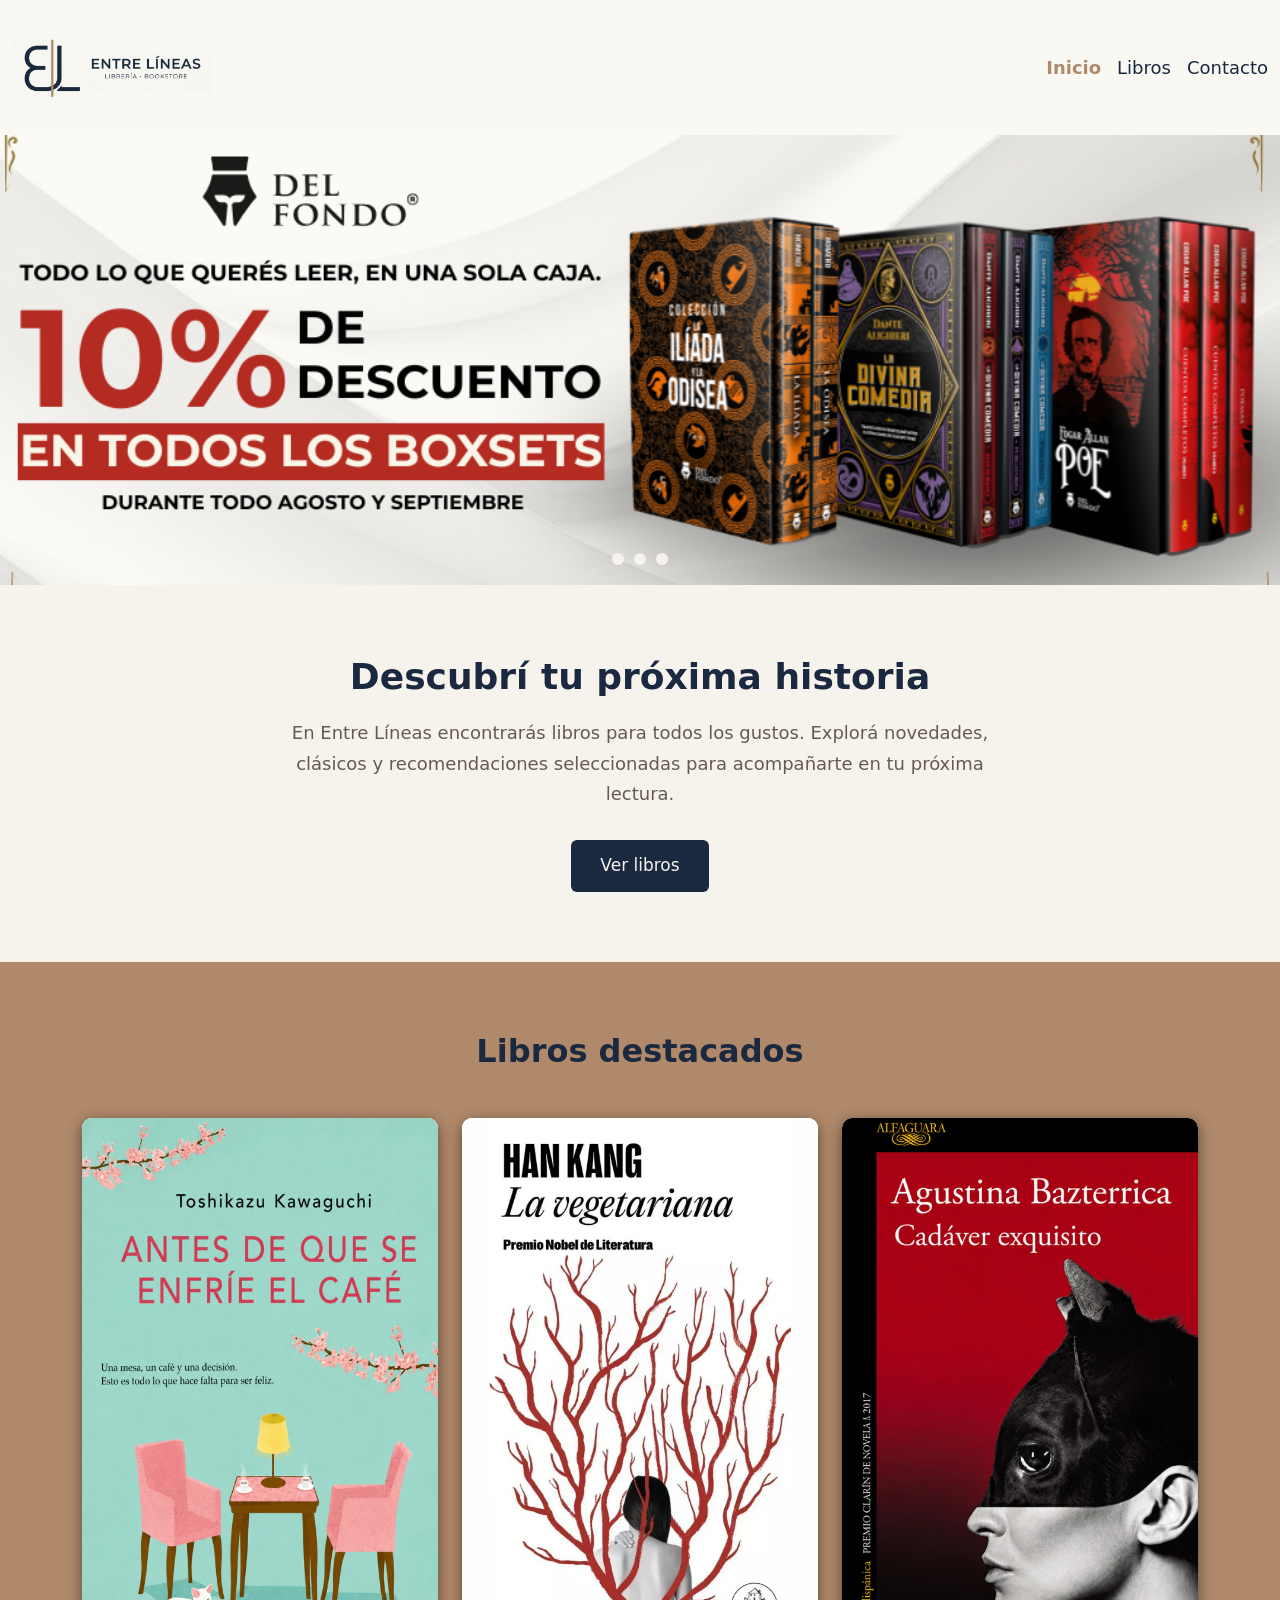
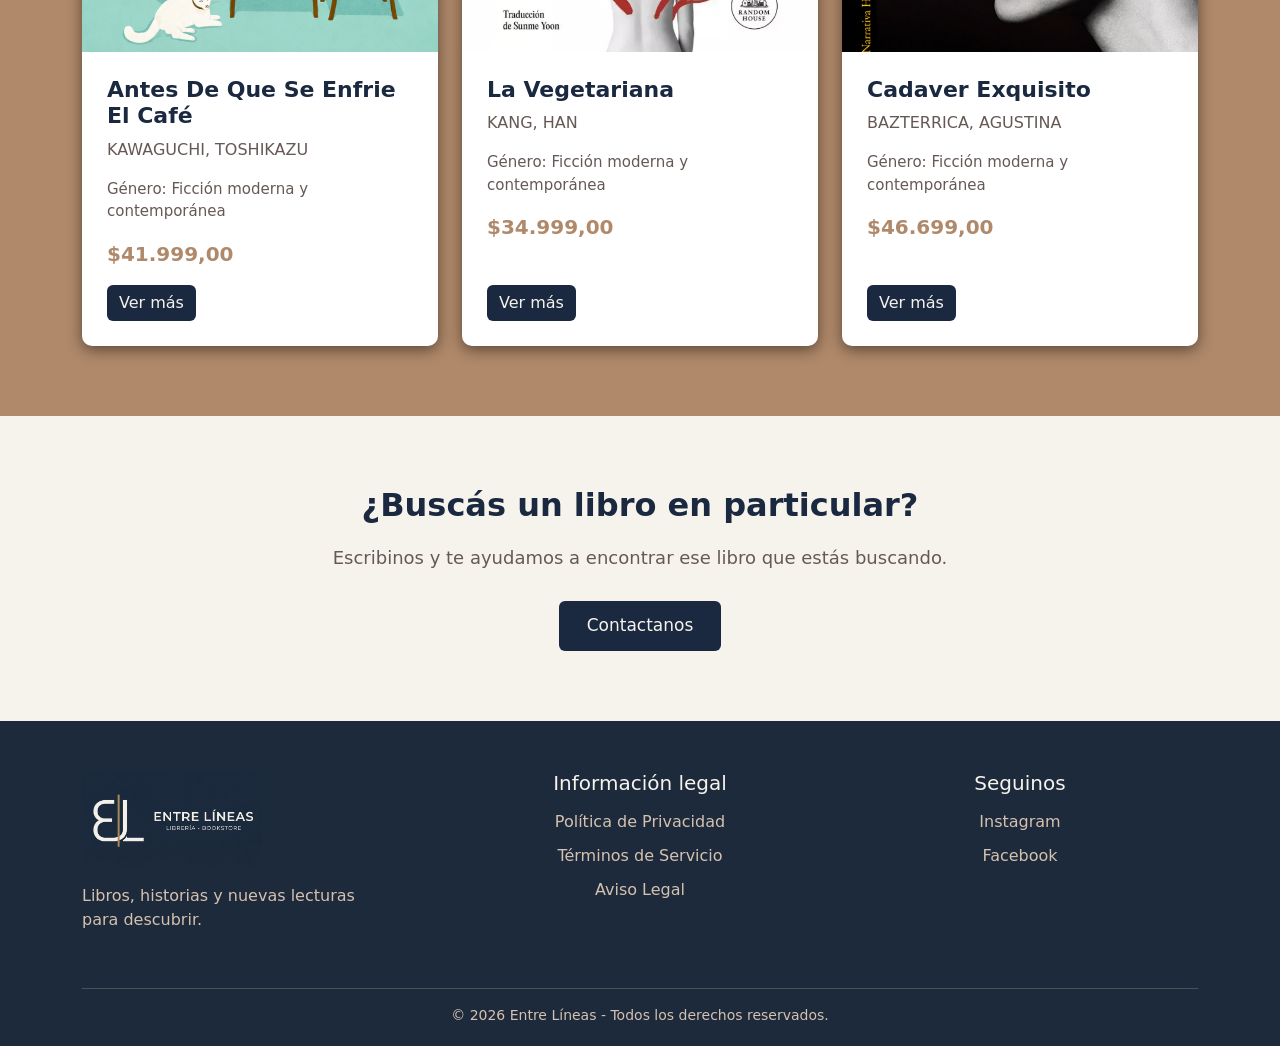
<file: index.html>
<!DOCTYPE html>
<html lang="es_AR">
<head>
    <meta charset="UTF-8">
    <meta name="viewport" content="width=device-width, initial-scale=1.0">
    <meta name="author" content="Ana Paula Soler">
    <meta name="description" content="pagina web ficticia de venta de libros">
    <link rel="icon" type="image/png" href="./img/favicon.png">
    <link href="https://cdn.jsdelivr.net/npm/bootstrap@5.3.8/dist/css/bootstrap.min.css" rel="stylesheet" integrity="sha384-sRIl4kxILFvY47J16cr9ZwB07vP4J8+LH7qKQnuqkuIAvNWLzeN8tE5YBujZqJLB" crossorigin="anonymous">
    <link rel="stylesheet" href="./css/index.css">

    <title>Entre Líneas</title>
    
</head>

<body>
    <header>
<!-- NAVBAR -->
        <nav class="navbar bg-body-tertiary">

            <div class="container-fluid d-flex flex-column flex-md-row">

                <a class="navbar-brand" href="index.html">
                    <img src="./img/logo1.png"
                        alt="Logo Entre Líneas">
                </a>

                <ul class="navbar-nav flex-row gap-3">

                    <li class="nav-item">
                        <a class="nav-link active" aria-current="page" href="index.html">
                            Inicio
                        </a>
                    </li>

                    <li class="nav-item">
                        <a class="nav-link" href="paginas/libros.html">
                            Libros
                        </a>
                    </li>

                    <li class="nav-item">
                        <a class="nav-link" href="paginas/contacto.html">
                            Contacto
                        </a>
                    </li>
                </ul>
            </div>
        </nav>        
    </header>
    <main>
<!-- CAROUSEL -->
    <section class="carousel-libros">

        <input type="radio" name="carousel" id="slide1" checked>
        <input type="radio" name="carousel" id="slide2">
        <input type="radio" name="carousel" id="slide3">

        <div class="carousel-contenedor">

            <div class="carousel-slide slide-1">
                <img src="./img/publicidad1.png"
                     alt="Publicidad de libros">
            </div>

            <div class="carousel-slide slide-2">
                <img src="./img/publicidad2.jpg"
                     alt="Publicidad de editorial">
            </div>

            <div class="carousel-slide slide-3">
                <img src="./img/publicidad3.png"
                     alt="Novedades editoriales">
            </div>

        </div>

        <div class="carousel-indicadores">

            <label for="slide1"></label>
            <label for="slide2"></label>
            <label for="slide3"></label>

        </div>

    </section>
<!-- BIENVENIDA -->
    <section class="bienvenida">
    <div class="container text-center">

        <h1>Descubrí tu próxima historia</h1>

        <p>
            En Entre Líneas encontrarás libros para todos los gustos.
            Explorá novedades, clásicos y recomendaciones seleccionadas
            para acompañarte en tu próxima lectura.
        </p>

        <a class="btn btn-libros" href="paginas/libros.html">
            Ver libros
        </a>

    </div>
    </section>
<!-- CARDS -->
<section class="libros-destacados">

    <div class="container">

        <h2 class="text-center mb-5">
            Libros destacados
        </h2>

        <div class="row g-4">

            <div class="col-12 col-md-4">

                <div class="card libro-card h-100">

                    <img src="./img/libro1.png"
                         class="card-img-top"
                         alt="Portada del libro 1">

                    <div class="card-body">

                        <h3 class="card-title">
                            Antes De Que Se Enfrie El Café
                        </h3>

                        <p class="autor-libro">
                            KAWAGUCHI, TOSHIKAZU
                        </p>

                        <p class="genero-libro">
                            Género: Ficción moderna y contemporánea
                        </p>

                        <p class="precio-libro">
                            $41.999,00
                        </p>

                        <a href="./paginas/libro1.html"
                           class="btn btn-libro-card">
                            Ver más
                        </a>

                    </div>

                </div>

            </div>


            <div class="col-12 col-md-4">

                <div class="card libro-card h-100">

                    <img src="./img/libro2.png"
                         class="card-img-top"
                         alt="Portada del libro 2">

                    <div class="card-body">

                        <h3 class="card-title">
                            La Vegetariana
                        </h3>

                        <p class="autor-libro">
                            KANG, HAN
                        </p>

                        <p class="genero-libro">
                            Género: Ficción moderna y contemporánea
                        </p>

                        <p class="precio-libro">
                            $34.999,00
                        </p>

                        <a href="./paginas/libro2.html"
                           class="btn btn-libro-card">
                            Ver más
                        </a>

                    </div>

                </div>

            </div>


            <div class="col-12 col-md-4">

                <div class="card libro-card h-100">

                    <img src="./img/libro3.png"
                         class="card-img-top"
                         alt="Portada del libro 3">

                    <div class="card-body">

                        <h3 class="card-title">
                            Cadaver Exquisito
                        </h3>

                        <p class="autor-libro">
                            BAZTERRICA, AGUSTINA
                        </p>

                        <p class="genero-libro">
                            Género: Ficción moderna y contemporánea
                        </p>

                        <p class="precio-libro">
                            $46.699,00
                        </p>

                        <a href="./paginas/libro3.html"
                           class="btn btn-libro-card">
                            Ver más
                        </a>

                    </div>

                </div>

            </div>

        </div>

    </div>

</section>

<!-- CONTACTO -->

<section class="contacto-inicio">

    <div class="container text-center">

        <h2>¿Buscás un libro en particular?</h2>

        <p>
            Escribinos y te ayudamos a encontrar ese libro
            que estás buscando.
        </p>

        <a class="btn btn-contacto" href="paginas/contacto.html">
            Contactanos
        </a>

    </div>

</section>
 
</main>

<footer class="footer">

    <div class="container">

        <div class="row gy-4 align-items-start">

            <div class="col-12 col-md-4">

                <a href="index.html" class="footer-logo-link">
                    <img src="./img/logo2.jpg"
                         alt="Logo Entre Líneas"
                         class="footer-logo">
                </a>

                <p class="footer-descripcion">
                    Libros, historias y nuevas lecturas para descubrir.
                </p>

            </div>

            <div class="col-12 col-md-4">

                <h3>Información legal</h3>

                <ul class="footer-links">

                    <li>
                        <a href="./paginas/pagina404.html">
                            Política de Privacidad
                        </a>
                    </li>

                    <li>
                        <a href="./paginas/pagina404.html">
                            Términos de Servicio
                        </a>
                    </li>

                    <li>
                        <a href="./paginas/pagina404.html">
                            Aviso Legal
                        </a>
                    </li>

                </ul>

            </div>

            <div class="col-12 col-md-4 footer-redes">

                <h3>Seguinos</h3>

                <ul class="footer-links">

                    <li>
                        <a href="https://www.instagram.com/"
                           target="_blank">
                            Instagram
                        </a>
                    </li>

                    <li>
                        <a href="https://www.facebook.com/"
                           target="_blank">
                            Facebook
                        </a>
                    </li>

                </ul>

            </div>

        </div>

        <hr>

        <p class="footer-copyright text-center">
            © 2026 Entre Líneas - Todos los derechos reservados.
        </p>

    </div>

</footer>
</body>
</html>
</file>
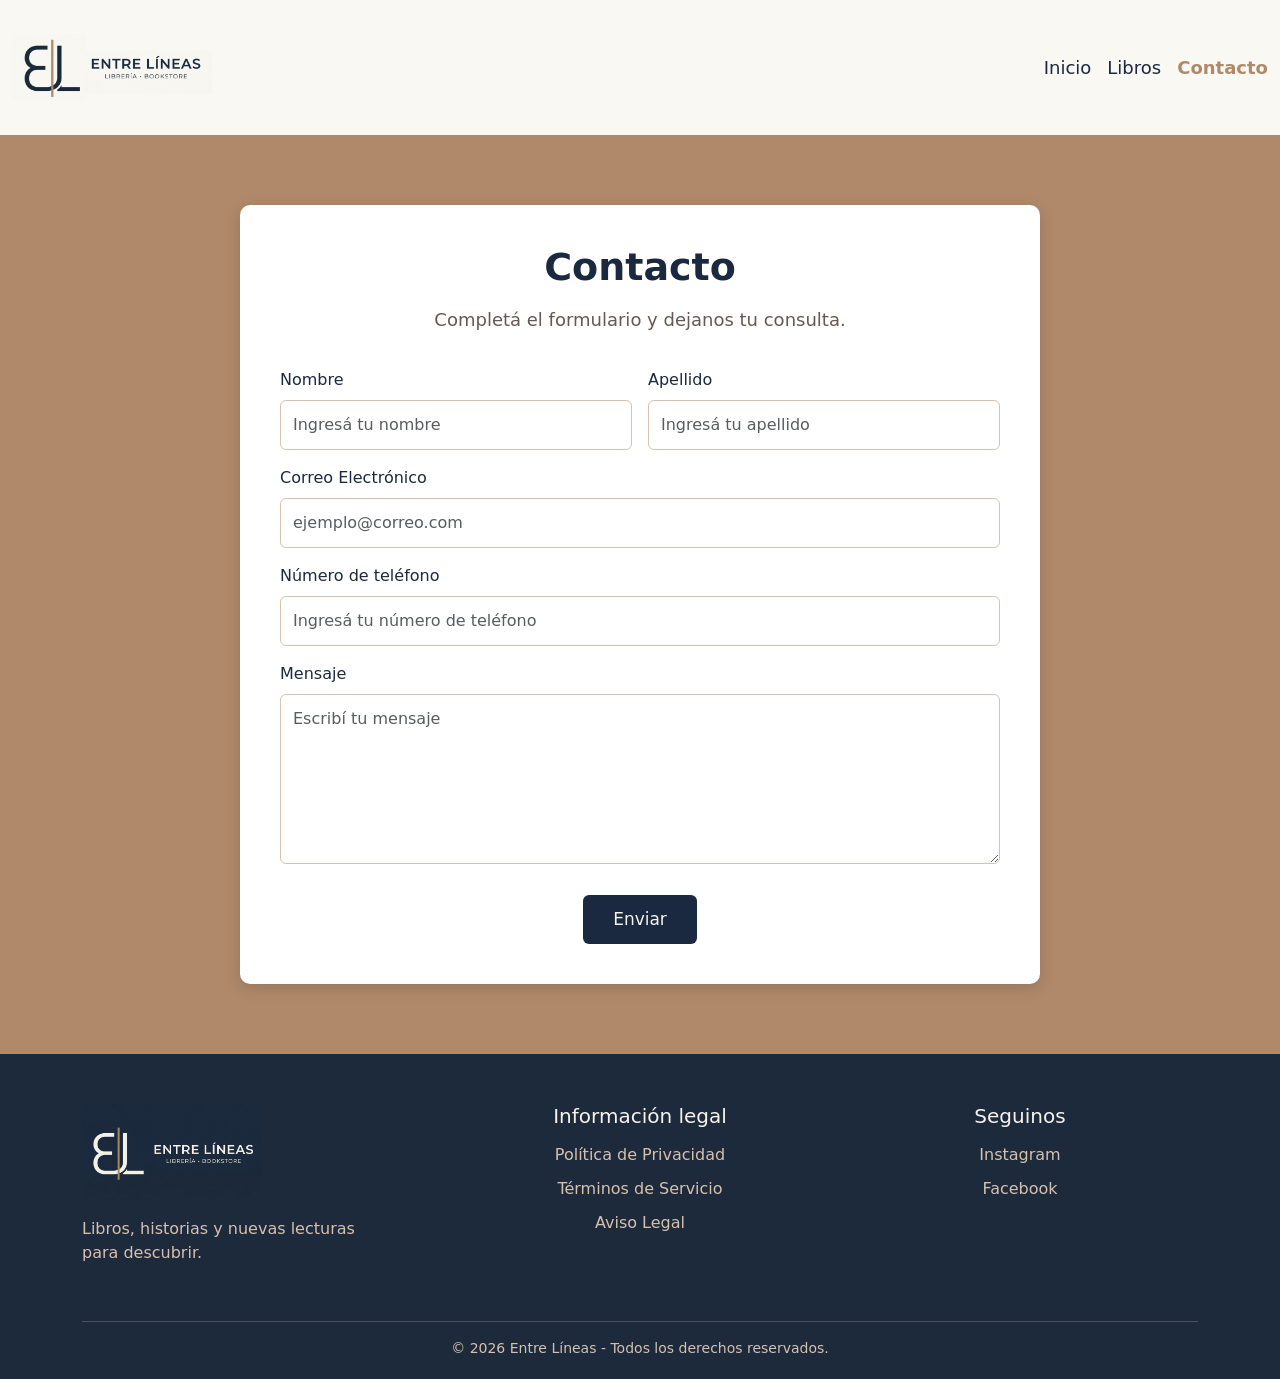
<file: paginas/contacto.html>
<!DOCTYPE html>

<html lang="es_AR">

<head>

    <meta charset="UTF-8">

    <meta name="viewport" content="width=device-width, initial-scale=1.0">

    <meta name="author" content="Ana Paula Soler">

    <meta name="description" content="Página de contacto de Entre Líneas">

    <link rel="icon" type="image/png" href="../img/favicon.png">

    <link href="https://cdn.jsdelivr.net/npm/bootstrap@5.3.8/dist/css/bootstrap.min.css"
          rel="stylesheet"
          integrity="sha384-sRIl4kxILFvY47J16cr9ZwB07vP4J8+LH7qKQnuqkuIAvNWLzeN8tE5YBujZqJLB"
          crossorigin="anonymous">

    <link rel="stylesheet" href="../css/index.css">

    <link rel="stylesheet" href="../css/contacto.css">

    <title>Contacto | Entre Líneas</title>

</head>

<body>

    <header>

<!-- NAVBAR -->

        <nav class="navbar bg-body-tertiary">

            <div class="container-fluid d-flex flex-column flex-md-row">

                <a class="navbar-brand" href="../index.html">

                    <img src="../img/logo1.png"
                         alt="Logo Entre Líneas">

                </a>

                <ul class="navbar-nav flex-row gap-3">

                    <li class="nav-item">

                        <a class="nav-link" href="../index.html">
                            Inicio
                        </a>

                    </li>

                    <li class="nav-item">

                        <a class="nav-link" href="libros.html">
                            Libros
                        </a>

                    </li>

                    <li class="nav-item">

                        <a class="nav-link active"
                           aria-current="page"
                           href="contacto.html">

                            Contacto

                        </a>

                    </li>

                </ul>

            </div>

        </nav>

    </header>


    <main>

<!-- CONTACTO -->

        <section class="seccion-contacto">

            <div class="container">

                <div class="formulario-contacto">

                    <h1 class="text-center">
                        Contacto
                    </h1>

                    <p class="texto-contacto text-center">
                        Completá el formulario y dejanos tu consulta.
                    </p>


<!-- FORMULARIO -->

                    <form action="contacto.html" method="get">

                        <div class="row g-3">

                            <div class="col-12 col-md-6">

                                <label for="nombre" class="form-label">
                                    Nombre
                                </label>

                                <input type="text"
                                    class="form-control"
                                    id="nombre"
                                    name="nombre"
                                    placeholder="Ingresá tu nombre"
                                    required>

                            </div>

                            <div class="col-12 col-md-6">

                                <label for="apellido" class="form-label">
                                    Apellido
                                </label>

                                <input type="text"
                                    class="form-control"
                                    id="apellido"
                                    name="apellido"
                                    placeholder="Ingresá tu apellido"
                                    required>

                            </div>

                            <div class="col-12">

                                <label for="correo" class="form-label">
                                    Correo Electrónico
                                </label>

                                <input type="email"
                                    class="form-control"
                                    id="correo"
                                    name="correo"
                                    placeholder="ejemplo@correo.com"
                                    required>

                            </div>

                            <div class="col-12">

                                <label for="telefono" class="form-label">
                                    Número de teléfono
                                </label>

                                <input type="tel"
                                    class="form-control"
                                    id="telefono"
                                    name="telefono"
                                    placeholder="Ingresá tu número de teléfono"
                                    inputmode="numeric"
                                    pattern="[0-9]+"
                                    required>

                            </div>

                            <div class="col-12">

                                <label for="mensaje" class="form-label">
                                    Mensaje
                                </label>

                                <textarea class="form-control"
                                        id="mensaje"
                                        name="mensaje"
                                        rows="6"
                                        placeholder="Escribí tu mensaje"
                                        required></textarea>

                            </div>

                            <div class="col-12 text-center">

                                <button type="submit"
                                        class="btn btn-enviar">
                                    Enviar
                                </button>

                            </div>

                        </div>

                    </form>

                </div>

            </div>

        </section>

    </main>


<!-- FOOTER -->

    <footer class="footer">

        <div class="container">

            <div class="row gy-4 align-items-start">

                <div class="col-12 col-md-4">

                    <a href="../index.html"
                       class="footer-logo-link">

                        <img src="../img/logo2.jpg"
                             alt="Logo Entre Líneas"
                             class="footer-logo">

                    </a>

                    <p class="footer-descripcion">
                        Libros, historias y nuevas lecturas para descubrir.
                    </p>

                </div>


                <div class="col-12 col-md-4">

                    <h3>Información legal</h3>

                    <ul class="footer-links">

                        <li>
                            <a href="../paginas/pagina404.html">
                                Política de Privacidad
                            </a>
                        </li>

                        <li>
                            <a href="../paginas/pagina404.html">
                                Términos de Servicio
                            </a>
                        </li>

                        <li>
                            <a href="../paginas/pagina404.html">
                                Aviso Legal
                            </a>
                        </li>

                    </ul>

                </div>


                <div class="col-12 col-md-4 footer-redes">

                    <h3>Seguinos</h3>

                    <ul class="footer-links">

                        <li>
                            <a href="https://www.instagram.com/"
                               target="_blank">

                                Instagram

                            </a>
                        </li>

                        <li>
                            <a href="https://www.facebook.com/"
                               target="_blank">

                                Facebook

                            </a>
                        </li>

                    </ul>

                </div>

            </div>


            <hr>


            <p class="footer-copyright text-center">
                © 2026 Entre Líneas - Todos los derechos reservados.
            </p>

        </div>

    </footer>

</body>

</html>
</file>
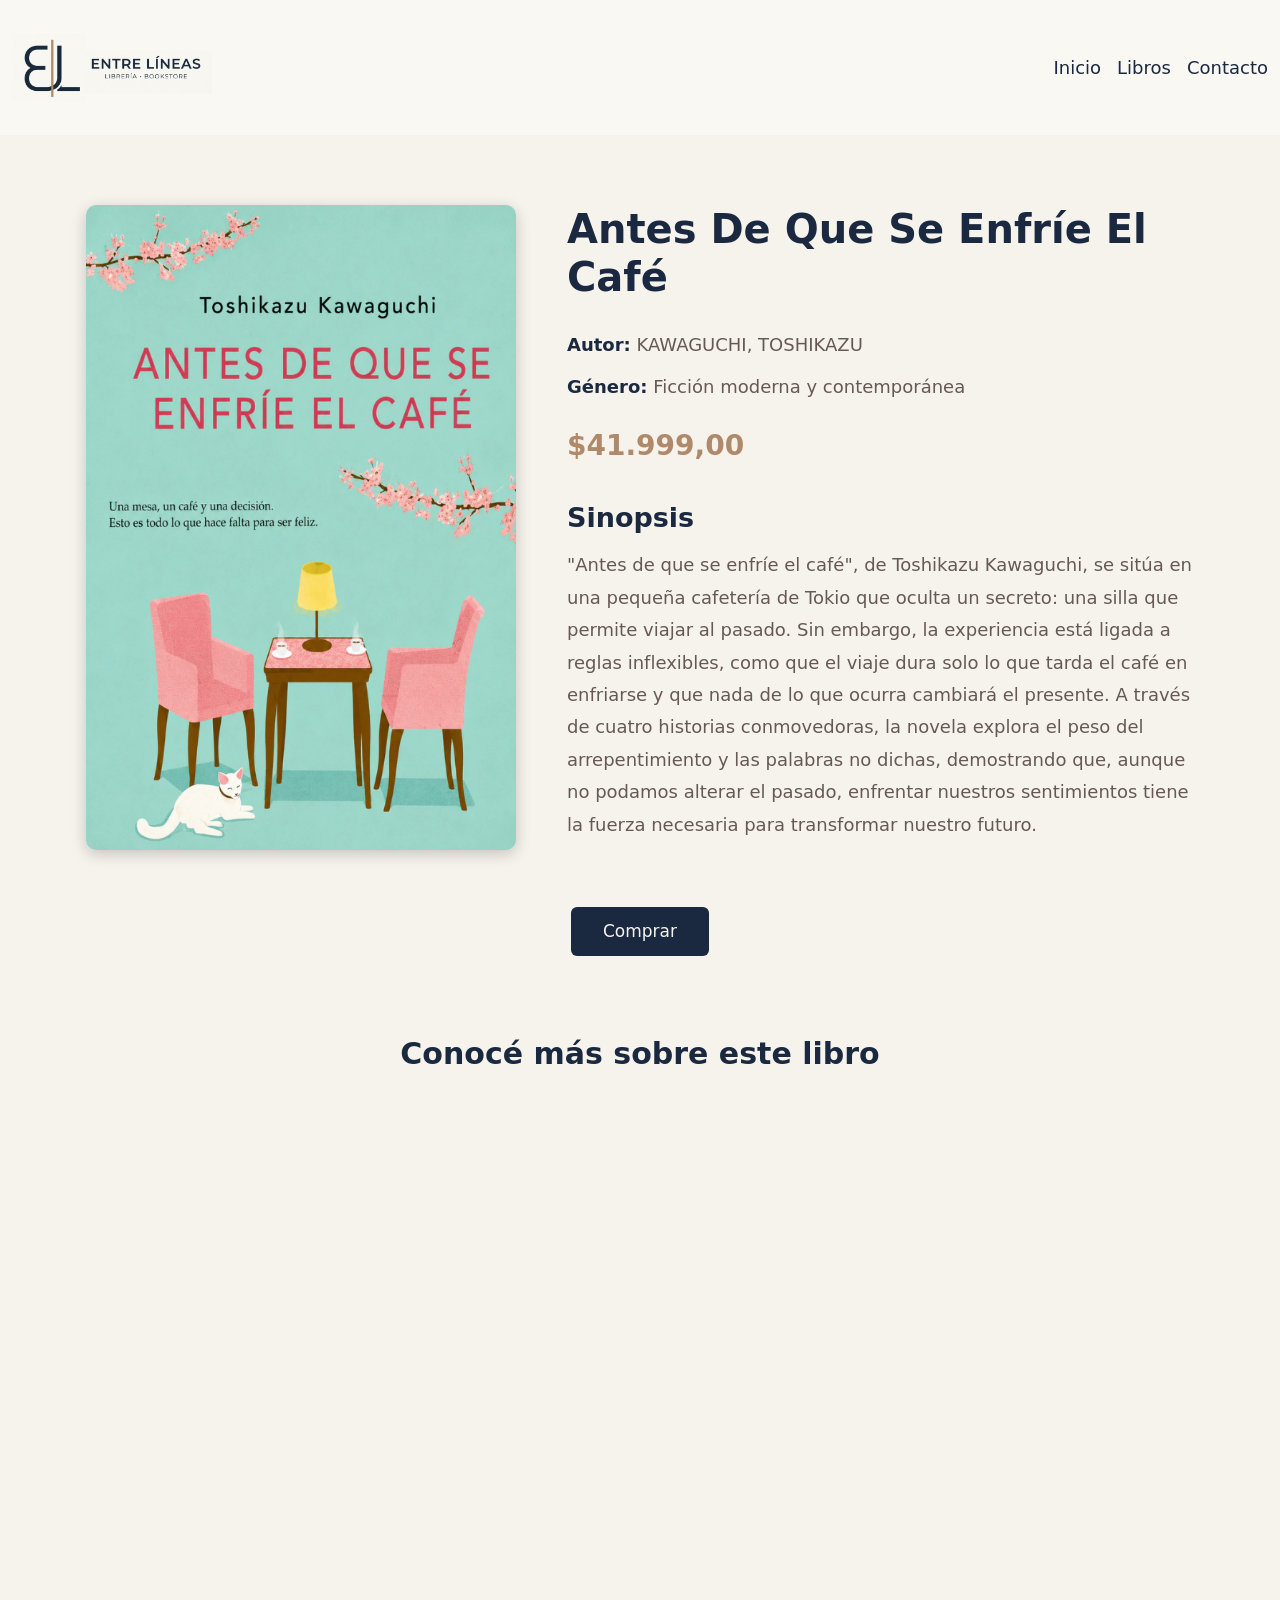
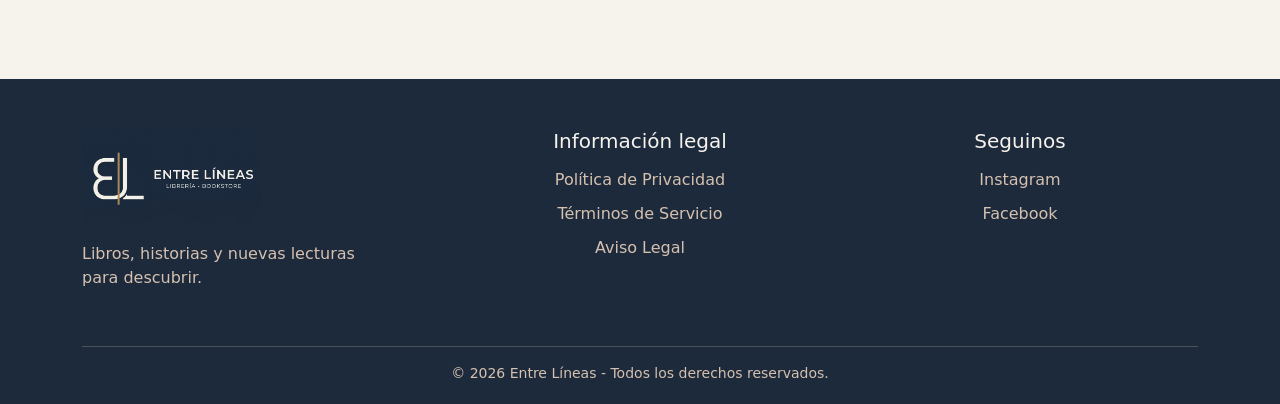
<file: paginas/libro1.html>
<!DOCTYPE html>

<html lang="es_AR">

<head>

    <meta charset="UTF-8">

    <meta name="viewport" content="width=device-width, initial-scale=1.0">

    <meta name="author" content="Ana Paula Soler">

    <meta name="description" content="Detalle del libro - Entre Líneas">

    <link rel="icon" type="image/png" href="../img/favicon.png">

    <link href="https://cdn.jsdelivr.net/npm/bootstrap@5.3.8/dist/css/bootstrap.min.css"
          rel="stylesheet"
          integrity="sha384-sRIl4kxILFvY47J16cr9ZwB07vP4J8+LH7qKQnuqkuIAvNWLzeN8tE5YBujZqJLB"
          crossorigin="anonymous">

    <link rel="stylesheet" href="../css/index.css">

    <link rel="stylesheet" href="../css/detalleLibro.css">

    <title>Antes De Que Se Enfríe El Café | Entre Líneas</title>

</head>

<body>

    <header>

 <!-- NAVBAR -->

        <nav class="navbar bg-body-tertiary">

            <div class="container-fluid d-flex flex-column flex-md-row">

                <a class="navbar-brand" href="../index.html">

                    <img src="../img/logo1.png"
                         alt="Logo Entre Líneas">

                </a>

                <ul class="navbar-nav flex-row gap-3">

                    <li class="nav-item">

                        <a class="nav-link" href="../index.html">
                            Inicio
                        </a>

                    </li>

                    <li class="nav-item">

                        <a class="nav-link" href="libros.html">
                            Libros
                        </a>

                    </li>

                    <li class="nav-item">

                        <a class="nav-link" href="contacto.html">
                            Contacto
                        </a>

                    </li>

                </ul>

            </div>

        </nav>

    </header>


    <main>

<!-- DETALLE DEL LIBRO -->

        <section class="detalle-libro">

            <div class="container">

                <div class="row g-5 align-items-start">

                    <div class="col-12 col-lg-5 text-center">

                        <img src="../img/libro1.png"
                             alt="Portada Antes De Que Se Enfríe El Café"
                             class="imagen-detalle-libro">

                    </div>

                    <div class="col-12 col-lg-7">

                        <div class="informacion-libro">

                            <h1>
                                Antes De Que Se Enfríe El Café
                            </h1>

                            <p class="detalle-autor">
                                <strong>Autor:</strong>
                                KAWAGUCHI, TOSHIKAZU
                            </p>

                            <p class="detalle-genero">
                                <strong>Género:</strong>
                                Ficción moderna y contemporánea
                            </p>

                            <p class="detalle-precio">
                                $41.999,00
                            </p>

                            <div class="resena-libro">

                                <h2>Sinopsis</h2>

                                <p>
                                    "Antes de que se enfríe el café", de Toshikazu Kawaguchi, se sitúa en una pequeña cafetería de Tokio que oculta un secreto: una silla que permite viajar al pasado. Sin embargo, la experiencia está ligada a reglas inflexibles, como que el viaje dura solo lo que tarda el café en enfriarse y que nada de lo que ocurra cambiará el presente. A través de cuatro historias conmovedoras, la novela explora el peso del arrepentimiento y las palabras no dichas, demostrando que, aunque no podamos alterar el pasado, enfrentar nuestros sentimientos tiene la fuerza necesaria para transformar nuestro futuro.
                                </p>

                            </div>

                        </div>

                    </div>

                </div>

                <div class="comprar-libro text-center">

                    <a href="pagina404.html"
                    class="btn btn-comprar">
                        Comprar
                    </a>

                </div>

<!-- VIDEO -->

                <div class="video-libro">

                    <h2 class="text-center">
                        Conocé más sobre este libro
                    </h2>

                    <div class="ratio ratio-16x9">

                        <iframe width="1257" height="499" src="https://www.youtube.com/embed/o7RoR0L9pAU" title="Antes de que se enfríe el café ☕️ ¡Novela sobre viajes en el tiempo! | Cartas de un Lector" frameborder="0" allow="accelerometer; autoplay; clipboard-write; encrypted-media; gyroscope; picture-in-picture; web-share" referrerpolicy="strict-origin-when-cross-origin" allowfullscreen></iframe>

                    </div>

                </div>

            </div>

        </section>

    </main>

<!-- FOOTER -->

    <footer class="footer">

        <div class="container">

            <div class="row gy-4 align-items-start">

                <div class="col-12 col-md-4">

                    <a href="../index.html"
                       class="footer-logo-link">

                        <img src="../img/logo2.jpg"
                             alt="Logo Entre Líneas"
                             class="footer-logo">

                    </a>

                    <p class="footer-descripcion">
                        Libros, historias y nuevas lecturas para descubrir.
                    </p>

                </div>


                <div class="col-12 col-md-4">

                    <h3>Información legal</h3>

                    <ul class="footer-links">

                        <li>
                            <a href="pagina404.html">
                                Política de Privacidad
                            </a>
                        </li>

                        <li>
                            <a href="pagina404.html">
                                Términos de Servicio
                            </a>
                        </li>

                        <li>
                            <a href="pagina404.html">
                                Aviso Legal
                            </a>
                        </li>

                    </ul>

                </div>


                <div class="col-12 col-md-4 footer-redes">

                    <h3>Seguinos</h3>

                    <ul class="footer-links">

                        <li>

                            <a href="https://www.instagram.com/"
                               target="_blank">

                                Instagram

                            </a>

                        </li>

                        <li>

                            <a href="https://www.facebook.com/"
                               target="_blank">

                                Facebook

                            </a>

                        </li>

                    </ul>

                </div>

            </div>


            <hr>


            <p class="footer-copyright text-center">
                © 2026 Entre Líneas - Todos los derechos reservados.
            </p>

        </div>

    </footer>

</body>

</html>
</file>
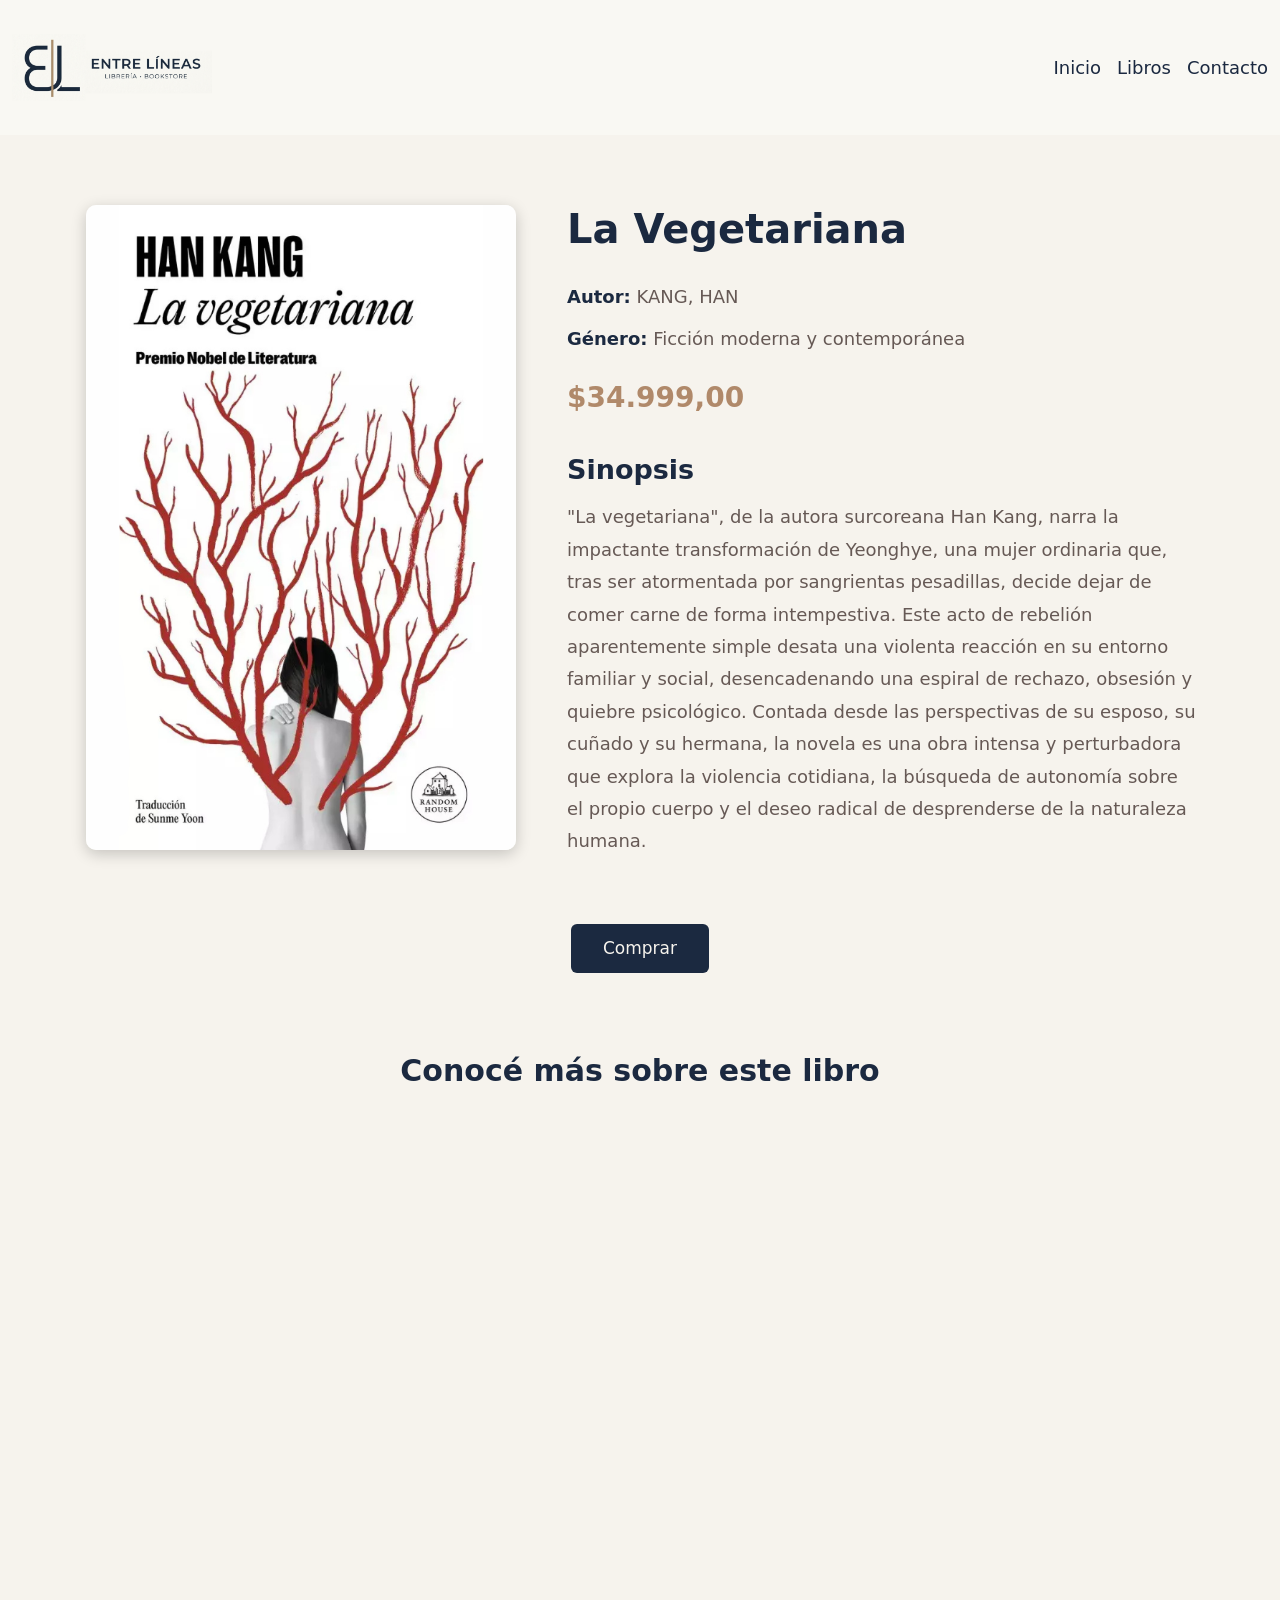
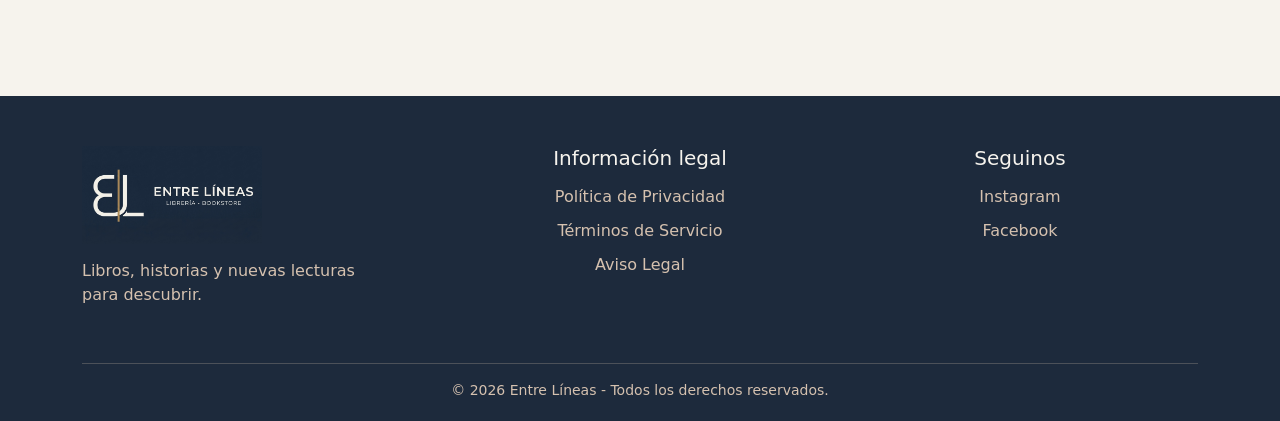
<file: paginas/libro2.html>
<!DOCTYPE html>

<html lang="es_AR">

<head>

    <meta charset="UTF-8">

    <meta name="viewport" content="width=device-width, initial-scale=1.0">

    <meta name="author" content="Ana Paula Soler">

    <meta name="description" content="Detalle del libro La Vegetariana - Entre Líneas">

    <link rel="icon" type="image/png" href="../img/favicon.png">

    <link href="https://cdn.jsdelivr.net/npm/bootstrap@5.3.8/dist/css/bootstrap.min.css"
          rel="stylesheet"
          integrity="sha384-sRIl4kxILFvY47J16cr9ZwB07vP4J8+LH7qKQnuqkuIAvNWLzeN8tE5YBujZqJLB"
          crossorigin="anonymous">

    <link rel="stylesheet" href="../css/index.css">

    <link rel="stylesheet" href="../css/detalleLibro.css">

    <title>La Vegetariana | Entre Líneas</title>

</head>

<body>

    <header>

<!-- NAVBAR -->

        <nav class="navbar bg-body-tertiary">

            <div class="container-fluid d-flex flex-column flex-md-row">

                <a class="navbar-brand" href="../index.html">

                    <img src="../img/logo1.png"
                         alt="Logo Entre Líneas">

                </a>

                <ul class="navbar-nav flex-row gap-3">

                    <li class="nav-item">

                        <a class="nav-link" href="../index.html">
                            Inicio
                        </a>

                    </li>

                    <li class="nav-item">

                        <a class="nav-link" href="libros.html">
                            Libros
                        </a>

                    </li>

                    <li class="nav-item">

                        <a class="nav-link" href="contacto.html">
                            Contacto
                        </a>

                    </li>

                </ul>

            </div>

        </nav>

    </header>


    <main>

<!-- DETALLE DEL LIBRO -->

        <section class="detalle-libro">

            <div class="container">

                <div class="row g-5 align-items-start">

                    <div class="col-12 col-lg-5 text-center">

                        <img src="../img/libro2.png"
                             alt="Portada La Vegetariana"
                             class="imagen-detalle-libro">

                    </div>


                    <div class="col-12 col-lg-7">

                        <div class="informacion-libro">

                            <h1>
                                La Vegetariana
                            </h1>

                            <p class="detalle-autor">

                                <strong>Autor:</strong>

                                KANG, HAN

                            </p>

                            <p class="detalle-genero">

                                <strong>Género:</strong>

                                Ficción moderna y contemporánea

                            </p>

                            <p class="detalle-precio">
                                $34.999,00
                            </p>

                            <div class="resena-libro">

                                <h2>Sinopsis</h2>

                                <p>
                                    "La vegetariana", de la autora surcoreana Han Kang, narra la impactante transformación de Yeonghye, una mujer ordinaria que, tras ser atormentada por sangrientas pesadillas, decide dejar de comer carne de forma intempestiva. Este acto de rebelión aparentemente simple desata una violenta reacción en su entorno familiar y social, desencadenando una espiral de rechazo, obsesión y quiebre psicológico. Contada desde las perspectivas de su esposo, su cuñado y su hermana, la novela es una obra intensa y perturbadora que explora la violencia cotidiana, la búsqueda de autonomía sobre el propio cuerpo y el deseo radical de desprenderse de la naturaleza humana.
                                </p>

                            </div>

                        </div>

                    </div>

                </div>


                <div class="comprar-libro text-center">

                    <a href="pagina404.html"
                    class="btn btn-comprar">
                        Comprar
                    </a>

                </div>

<!-- VIDEO -->

                <div class="video-libro">

                    <h2 class="text-center">
                        Conocé más sobre este libro
                    </h2>

                    <div class="ratio ratio-16x9">

                        <iframe width="1257" height="499" src="https://www.youtube.com/embed/U41Dp6CaoBQ" title="HAN KANG y LA VEGETARIANA 📚🌱 RESEÑA, OPINIÓN y libros relacionados I PREMIO NOBEL de LITERATURA" frameborder="0" allow="accelerometer; autoplay; clipboard-write; encrypted-media; gyroscope; picture-in-picture; web-share" referrerpolicy="strict-origin-when-cross-origin" allowfullscreen></iframe>

                    </div>

                </div>

            </div>

        </section>

    </main>


    <!-- FOOTER -->

    <footer class="footer">

        <div class="container">

            <div class="row gy-4 align-items-start">

                <div class="col-12 col-md-4">

                    <a href="../index.html"
                       class="footer-logo-link">

                        <img src="../img/logo2.jpg"
                             alt="Logo Entre Líneas"
                             class="footer-logo">

                    </a>

                    <p class="footer-descripcion">
                        Libros, historias y nuevas lecturas para descubrir.
                    </p>

                </div>


                <div class="col-12 col-md-4">

                    <h3>Información legal</h3>

                    <ul class="footer-links">

                        <li>

                            <a href="pagina404.html">
                                Política de Privacidad
                            </a>

                        </li>

                        <li>

                            <a href="pagina404.html">
                                Términos de Servicio
                            </a>

                        </li>

                        <li>

                            <a href="pagina404.html">
                                Aviso Legal
                            </a>

                        </li>

                    </ul>

                </div>


                <div class="col-12 col-md-4 footer-redes">

                    <h3>Seguinos</h3>

                    <ul class="footer-links">

                        <li>

                            <a href="https://www.instagram.com/"
                               target="_blank">

                                Instagram

                            </a>

                        </li>

                        <li>

                            <a href="https://www.facebook.com/"
                               target="_blank">

                                Facebook

                            </a>

                        </li>

                    </ul>

                </div>

            </div>


            <hr>


            <p class="footer-copyright text-center">
                © 2026 Entre Líneas - Todos los derechos reservados.
            </p>

        </div>

    </footer>

</body>

</html>
</file>
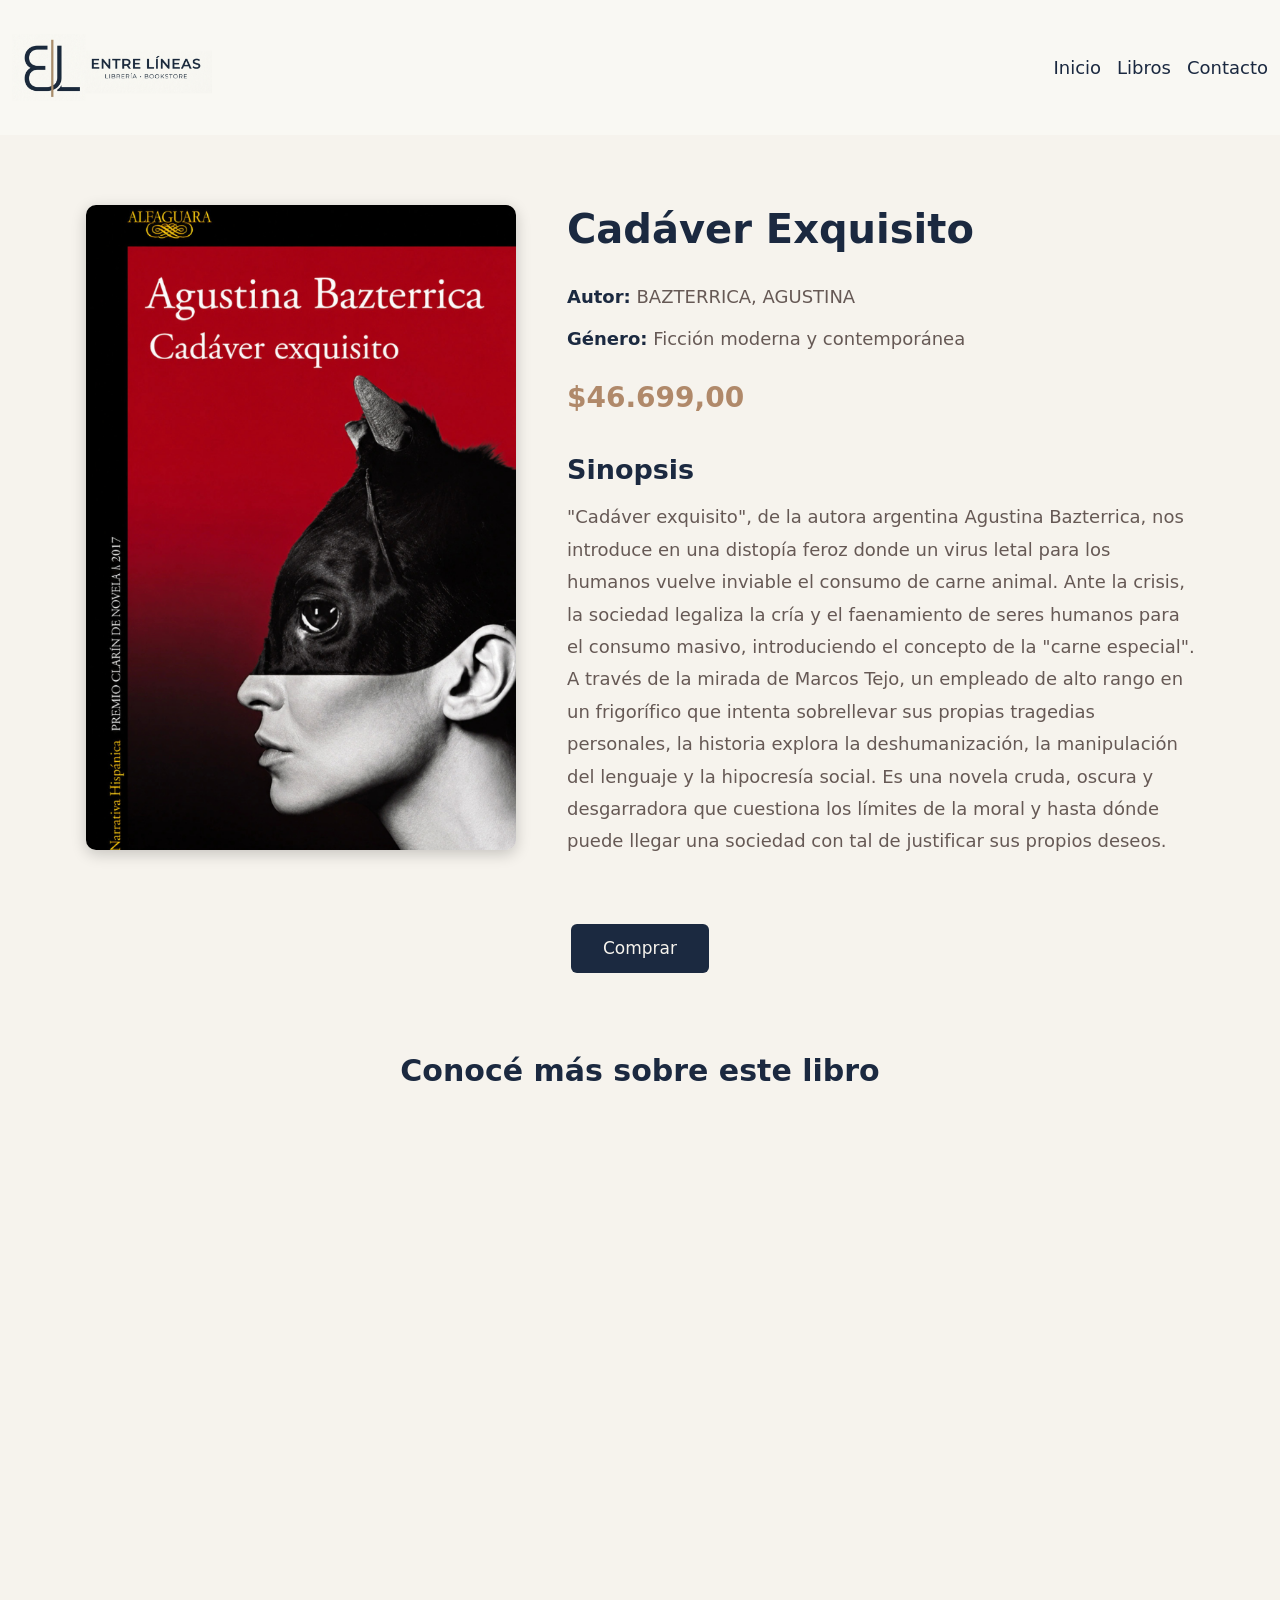
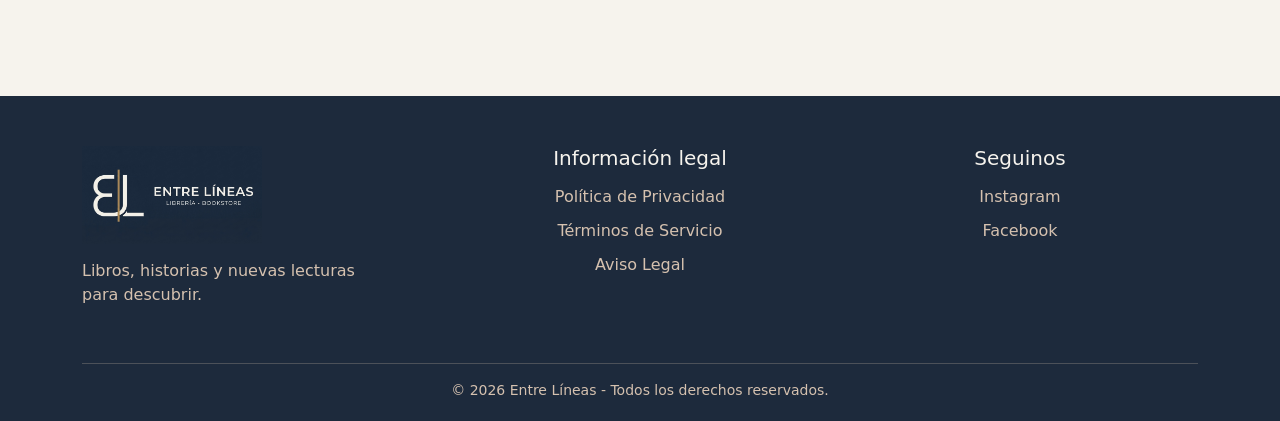
<file: paginas/libro3.html>
<!DOCTYPE html>

<html lang="es_AR">

<head>

    <meta charset="UTF-8">

    <meta name="viewport" content="width=device-width, initial-scale=1.0">

    <meta name="author" content="Ana Paula Soler">

    <meta name="description" content="Detalle del libro Cadáver Exquisito - Entre Líneas">

    <link rel="icon" type="image/png" href="../img/favicon.png">

    <link href="https://cdn.jsdelivr.net/npm/bootstrap@5.3.8/dist/css/bootstrap.min.css"
          rel="stylesheet"
          integrity="sha384-sRIl4kxILFvY47J16cr9ZwB07vP4J8+LH7qKQnuqkuIAvNWLzeN8tE5YBujZqJLB"
          crossorigin="anonymous">

    <link rel="stylesheet" href="../css/index.css">

    <link rel="stylesheet" href="../css/detalleLibro.css">

    <title>Cadáver Exquisito | Entre Líneas</title>

</head>

<body>

    <header>

<!-- NAVBAR -->

        <nav class="navbar bg-body-tertiary">

            <div class="container-fluid d-flex flex-column flex-md-row">

                <a class="navbar-brand" href="../index.html">

                    <img src="../img/logo1.png"
                         alt="Logo Entre Líneas">

                </a>

                <ul class="navbar-nav flex-row gap-3">

                    <li class="nav-item">

                        <a class="nav-link" href="../index.html">
                            Inicio
                        </a>

                    </li>

                    <li class="nav-item">

                        <a class="nav-link" href="libros.html">
                            Libros
                        </a>

                    </li>

                    <li class="nav-item">

                        <a class="nav-link" href="contacto.html">
                            Contacto
                        </a>

                    </li>

                </ul>

            </div>

        </nav>

    </header>


    <main>

<!-- DETALLE DEL LIBRO -->

        <section class="detalle-libro">

            <div class="container">

                <div class="row g-5 align-items-start">

                    <div class="col-12 col-lg-5 text-center">

                        <img src="../img/libro3.png"
                             alt="Portada Cadáver Exquisito"
                             class="imagen-detalle-libro">

                    </div>


                    <div class="col-12 col-lg-7">

                        <div class="informacion-libro">

                            <h1>
                                Cadáver Exquisito
                            </h1>

                            <p class="detalle-autor">

                                <strong>Autor:</strong>

                                BAZTERRICA, AGUSTINA

                            </p>

                            <p class="detalle-genero">

                                <strong>Género:</strong>

                                Ficción moderna y contemporánea

                            </p>

                            <p class="detalle-precio">
                                $46.699,00
                            </p>

                            <div class="resena-libro">

                                <h2>Sinopsis</h2>

                                <p>
                                    "Cadáver exquisito", de la autora argentina Agustina Bazterrica, nos introduce en una distopía feroz donde un virus letal para los humanos vuelve inviable el consumo de carne animal. Ante la crisis, la sociedad legaliza la cría y el faenamiento de seres humanos para el consumo masivo, introduciendo el concepto de la "carne especial". A través de la mirada de Marcos Tejo, un empleado de alto rango en un frigorífico que intenta sobrellevar sus propias tragedias personales, la historia explora la deshumanización, la manipulación del lenguaje y la hipocresía social. Es una novela cruda, oscura y desgarradora que cuestiona los límites de la moral y hasta dónde puede llegar una sociedad con tal de justificar sus propios deseos.
                                </p>

                            </div>

                        </div>

                    </div>

                </div>

                <div class="comprar-libro text-center">

                    <a href="pagina404.html"
                    class="btn btn-comprar">
                        Comprar
                    </a>

                </div>

<!-- VIDEO -->

                <div class="video-libro">

                    <h2 class="text-center">
                        Conocé más sobre este libro
                    </h2>

                    <div class="ratio ratio-16x9">

                        <iframe width="1257" height="499" src="https://www.youtube.com/embed/_O_b74YFwt4" title="CADÁVER EXQUISITO // RESEÑA // ¡CINCO ENTRELLAS! // ELdV" frameborder="0" allow="accelerometer; autoplay; clipboard-write; encrypted-media; gyroscope; picture-in-picture; web-share" referrerpolicy="strict-origin-when-cross-origin" allowfullscreen></iframe>

                    </div>

                </div>

            </div>

        </section>

    </main>


    <!-- FOOTER -->

    <footer class="footer">

        <div class="container">

            <div class="row gy-4 align-items-start">

                <div class="col-12 col-md-4">

                    <a href="../index.html"
                       class="footer-logo-link">

                        <img src="../img/logo2.jpg"
                             alt="Logo Entre Líneas"
                             class="footer-logo">

                    </a>

                    <p class="footer-descripcion">
                        Libros, historias y nuevas lecturas para descubrir.
                    </p>

                </div>


                <div class="col-12 col-md-4">

                    <h3>Información legal</h3>

                    <ul class="footer-links">

                        <li>

                            <a href="pagina404.html">
                                Política de Privacidad
                            </a>

                        </li>

                        <li>

                            <a href="pagina404.html">
                                Términos de Servicio
                            </a>

                        </li>

                        <li>

                            <a href="pagina404.html">
                                Aviso Legal
                            </a>

                        </li>

                    </ul>

                </div>


                <div class="col-12 col-md-4 footer-redes">

                    <h3>Seguinos</h3>

                    <ul class="footer-links">

                        <li>

                            <a href="https://www.instagram.com/"
                               target="_blank">

                                Instagram

                            </a>

                        </li>

                        <li>

                            <a href="https://www.facebook.com/"
                               target="_blank">

                                Facebook

                            </a>

                        </li>

                    </ul>

                </div>

            </div>


            <hr>


            <p class="footer-copyright text-center">
                © 2026 Entre Líneas - Todos los derechos reservados.
            </p>

        </div>

    </footer>

</body>

</html>
</file>
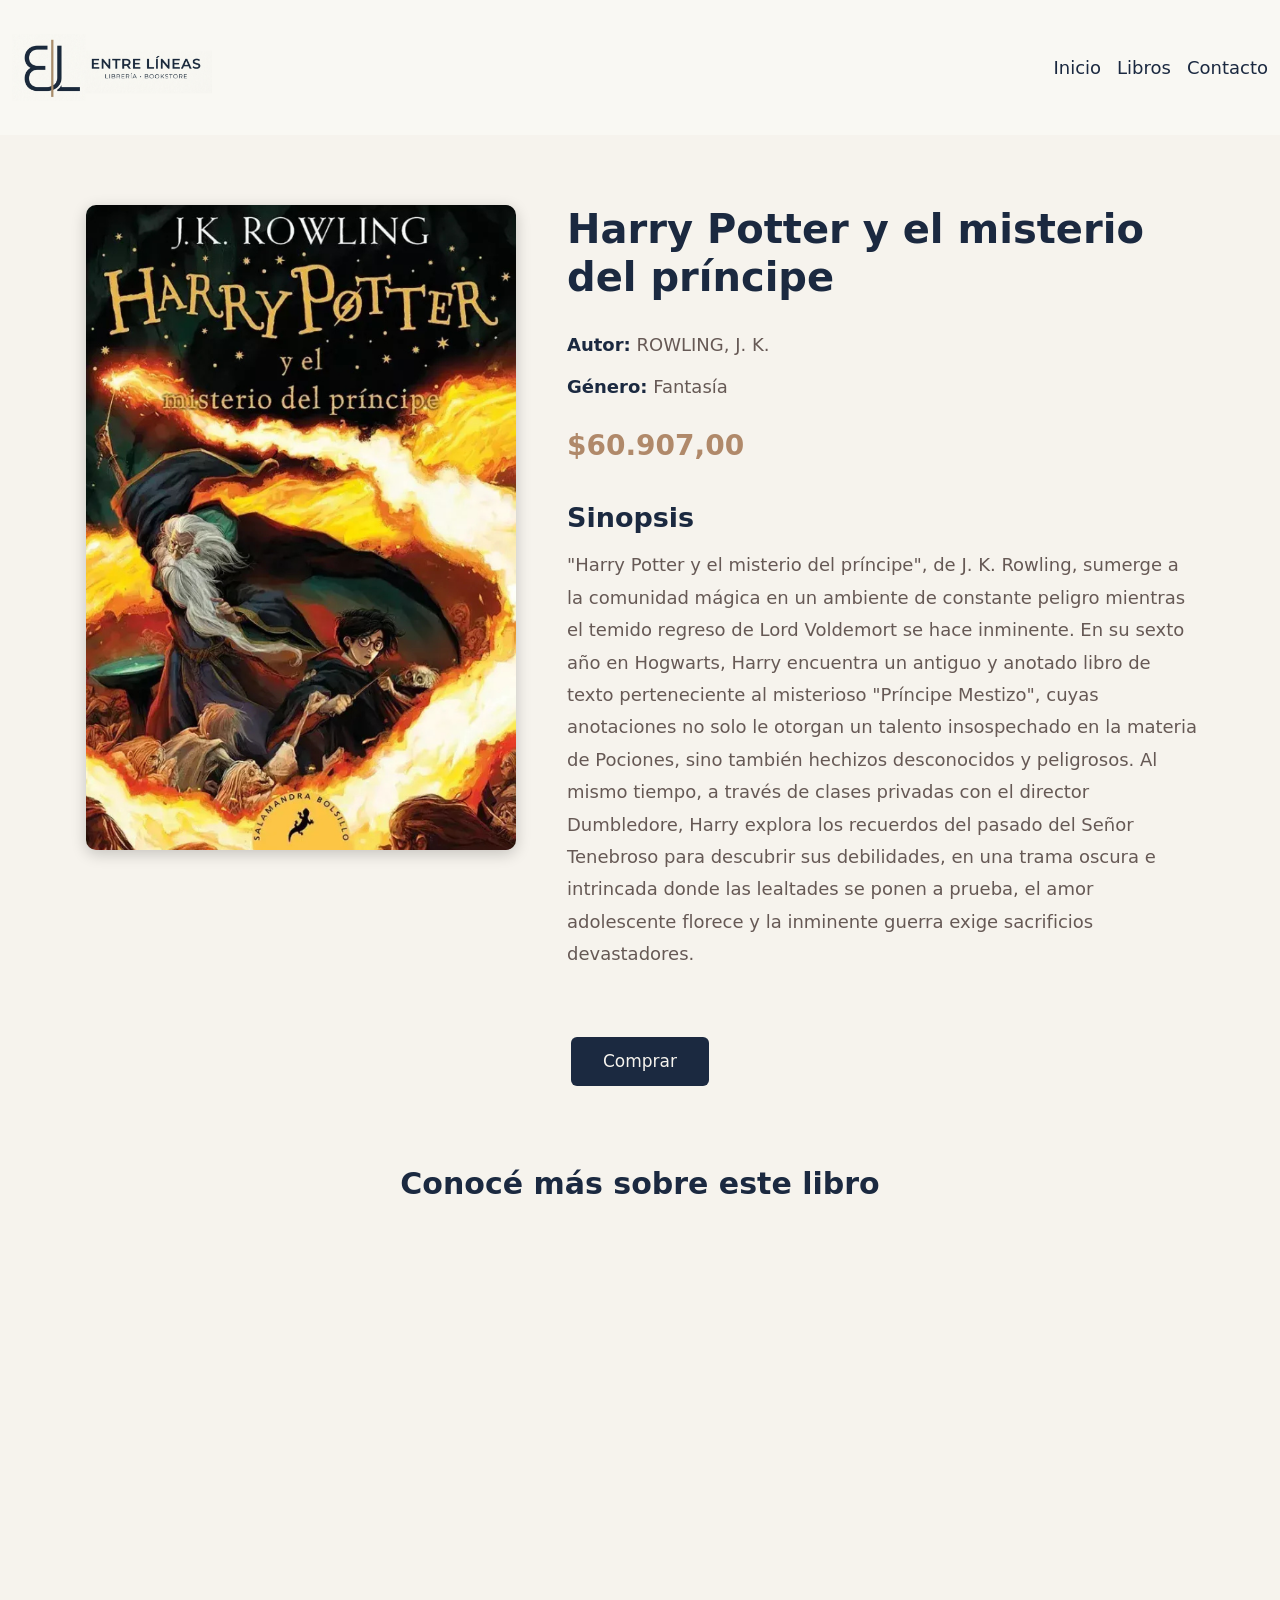
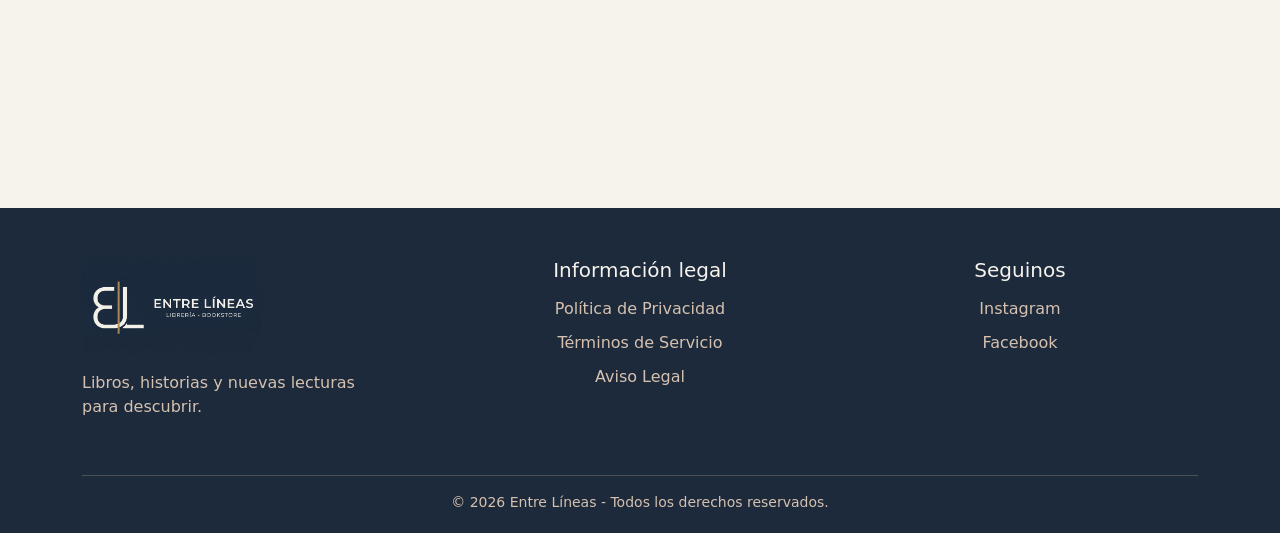
<file: paginas/libro4.html>
<!DOCTYPE html>

<html lang="es_AR">

<head>

    <meta charset="UTF-8">

    <meta name="viewport" content="width=device-width, initial-scale=1.0">

    <meta name="author" content="Ana Paula Soler">

    <meta name="description" content="Detalle del libro Harry Potter y el misterio del príncipe - Entre Líneas">

    <link rel="icon" type="image/png" href="../img/favicon.png">

    <link href="https://cdn.jsdelivr.net/npm/bootstrap@5.3.8/dist/css/bootstrap.min.css"
          rel="stylesheet"
          integrity="sha384-sRIl4kxILFvY47J16cr9ZwB07vP4J8+LH7qKQnuqkuIAvNWLzeN8tE5YBujZqJLB"
          crossorigin="anonymous">

    <link rel="stylesheet" href="../css/index.css">

    <link rel="stylesheet" href="../css/detalleLibro.css">

    <title>Harry Potter y el misterio del príncipe | Entre Líneas</title>

</head>

<body>

    <header>

<!-- NAVBAR -->

        <nav class="navbar bg-body-tertiary">

            <div class="container-fluid d-flex flex-column flex-md-row">

                <a class="navbar-brand" href="../index.html">

                    <img src="../img/logo1.png"
                         alt="Logo Entre Líneas">

                </a>

                <ul class="navbar-nav flex-row gap-3">

                    <li class="nav-item">

                        <a class="nav-link" href="../index.html">
                            Inicio
                        </a>

                    </li>

                    <li class="nav-item">

                        <a class="nav-link" href="libros.html">
                            Libros
                        </a>

                    </li>

                    <li class="nav-item">

                        <a class="nav-link" href="contacto.html">
                            Contacto
                        </a>

                    </li>

                </ul>

            </div>

        </nav>

    </header>


    <main>

<!-- DETALLE DEL LIBRO -->

        <section class="detalle-libro">

            <div class="container">

                <div class="row g-5 align-items-start">

                    <div class="col-12 col-lg-5 text-center">

                        <img src="../img/libro4.png"
                             alt="Portada Harry Potter y el misterio del príncipe"
                             class="imagen-detalle-libro">

                    </div>


                    <div class="col-12 col-lg-7">

                        <div class="informacion-libro">

                            <h1>
                                Harry Potter y el misterio del príncipe
                            </h1>

                            <p class="detalle-autor">

                                <strong>Autor:</strong>

                                ROWLING, J. K.

                            </p>

                            <p class="detalle-genero">

                                <strong>Género:</strong>

                                Fantasía

                            </p>

                            <p class="detalle-precio">
                                $60.907,00
                            </p>

                            <div class="resena-libro">

                                <h2>Sinopsis</h2>

                                <p>
                                    "Harry Potter y el misterio del príncipe", de J. K. Rowling, sumerge a la comunidad mágica en un ambiente de constante peligro mientras el temido regreso de Lord Voldemort se hace inminente. En su sexto año en Hogwarts, Harry encuentra un antiguo y anotado libro de texto perteneciente al misterioso "Príncipe Mestizo", cuyas anotaciones no solo le otorgan un talento insospechado en la materia de Pociones, sino también hechizos desconocidos y peligrosos. Al mismo tiempo, a través de clases privadas con el director Dumbledore, Harry explora los recuerdos del pasado del Señor Tenebroso para descubrir sus debilidades, en una trama oscura e intrincada donde las lealtades se ponen a prueba, el amor adolescente florece y la inminente guerra exige sacrificios devastadores.
                                </p>

                            </div>

                        </div>

                    </div>

                </div>

                <div class="comprar-libro text-center">

                    <a href="pagina404.html"
                    class="btn btn-comprar">
                        Comprar
                    </a>

                </div>

<!-- VIDEO -->

                <div class="video-libro">

                    <h2 class="text-center">
                        Conocé más sobre este libro
                    </h2>

                    <div class="ratio ratio-16x9">

                        <iframe width="1257" height="499" src="https://www.youtube.com/embed/CSxLGj7rs3E" title="✨ HARRY POTTER Y EL MISTERIO DEL PRÍNCIPE reseña y debate - J.K. Rowling | Puente4Podcast" frameborder="0" allow="accelerometer; autoplay; clipboard-write; encrypted-media; gyroscope; picture-in-picture; web-share" referrerpolicy="strict-origin-when-cross-origin" allowfullscreen></iframe>

                    </div>

                </div>

            </div>

        </section>

    </main>

<!-- FOOTER -->

    <footer class="footer">

        <div class="container">

            <div class="row gy-4 align-items-start">

                <div class="col-12 col-md-4">

                    <a href="../index.html"
                       class="footer-logo-link">

                        <img src="../img/logo2.jpg"
                             alt="Logo Entre Líneas"
                             class="footer-logo">

                    </a>

                    <p class="footer-descripcion">
                        Libros, historias y nuevas lecturas para descubrir.
                    </p>

                </div>


                <div class="col-12 col-md-4">

                    <h3>Información legal</h3>

                    <ul class="footer-links">

                        <li>

                            <a href="pagina404.html">
                                Política de Privacidad
                            </a>

                        </li>

                        <li>

                            <a href="pagina404.html">
                                Términos de Servicio
                            </a>

                        </li>

                        <li>

                            <a href="pagina404.html">
                                Aviso Legal
                            </a>

                        </li>

                    </ul>

                </div>


                <div class="col-12 col-md-4 footer-redes">

                    <h3>Seguinos</h3>

                    <ul class="footer-links">

                        <li>

                            <a href="https://www.instagram.com/"
                               target="_blank">

                                Instagram

                            </a>

                        </li>

                        <li>

                            <a href="https://www.facebook.com/"
                               target="_blank">

                                Facebook

                            </a>

                        </li>

                    </ul>

                </div>

            </div>


            <hr>


            <p class="footer-copyright text-center">
                © 2026 Entre Líneas - Todos los derechos reservados.
            </p>

        </div>

    </footer>

</body>

</html>
</file>
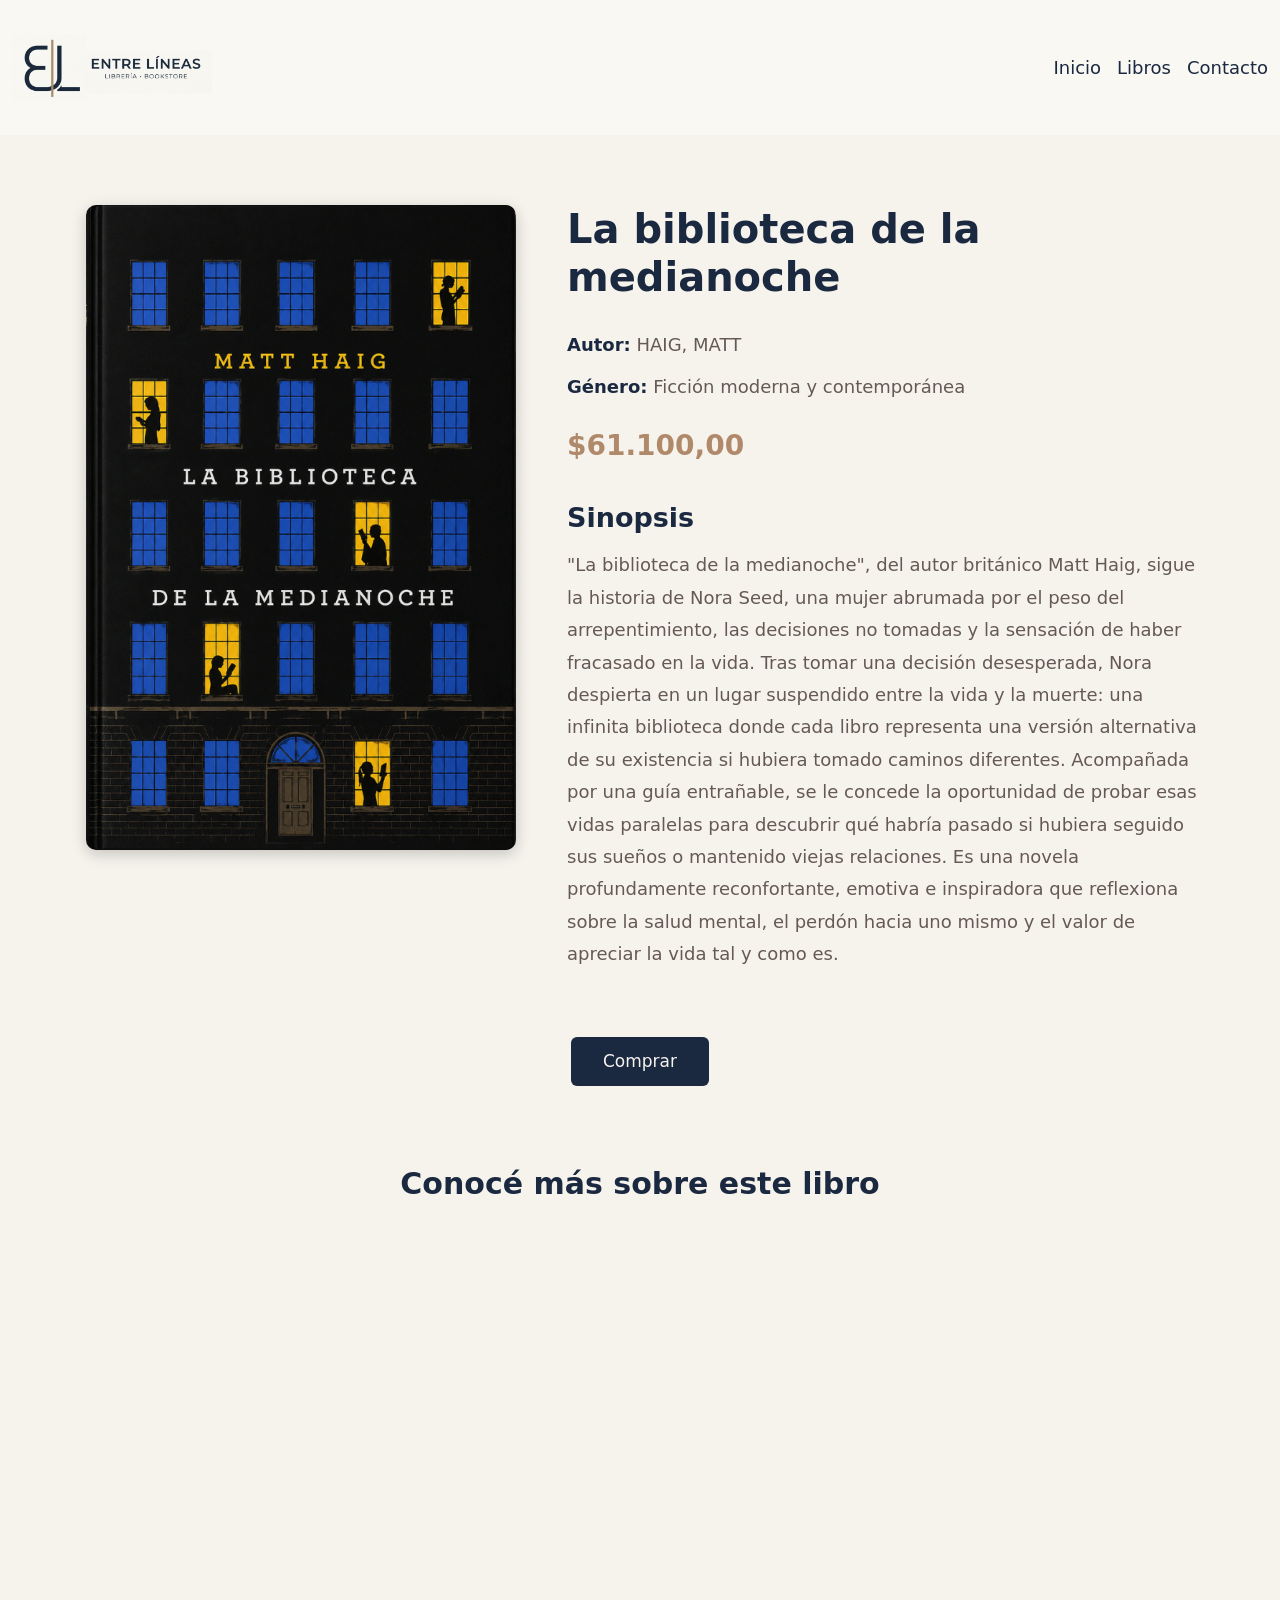
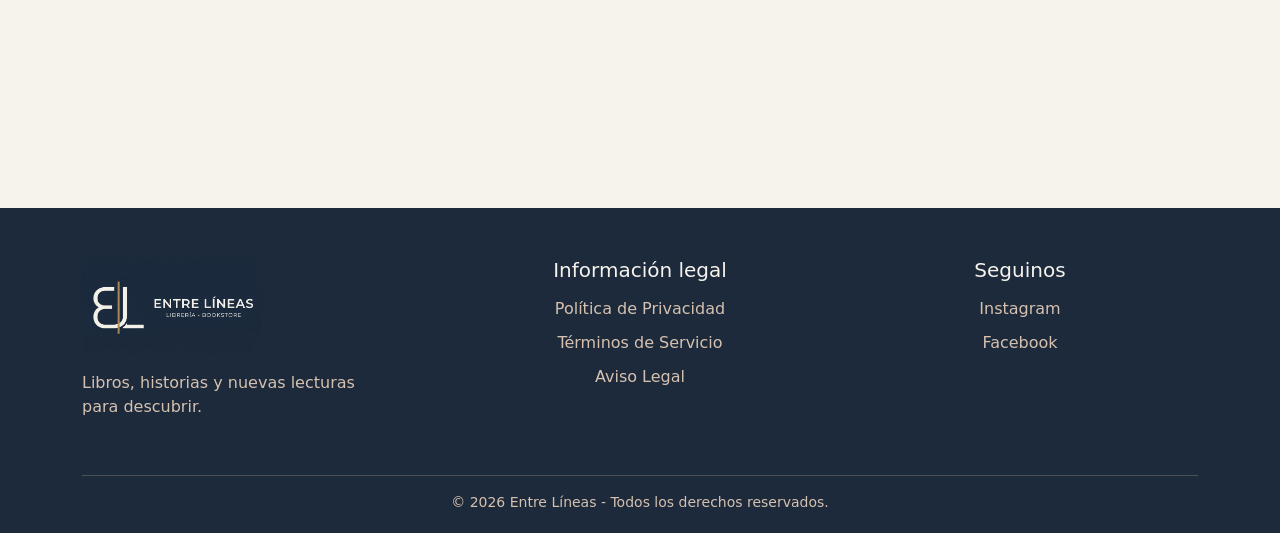
<file: paginas/libro5.html>
<!DOCTYPE html>

<html lang="es_AR">

<head>

    <meta charset="UTF-8">

    <meta name="viewport" content="width=device-width, initial-scale=1.0">

    <meta name="author" content="Ana Paula Soler">

    <meta name="description" content="Detalle del libro La biblioteca de la medianoche - Entre Líneas">

    <link rel="icon" type="image/png" href="../img/favicon.png">

    <link href="https://cdn.jsdelivr.net/npm/bootstrap@5.3.8/dist/css/bootstrap.min.css"
          rel="stylesheet"
          integrity="sha384-sRIl4kxILFvY47J16cr9ZwB07vP4J8+LH7qKQnuqkuIAvNWLzeN8tE5YBujZqJLB"
          crossorigin="anonymous">

    <link rel="stylesheet" href="../css/index.css">

    <link rel="stylesheet" href="../css/detalleLibro.css">

    <title>La biblioteca de la medianoche | Entre Líneas</title>

</head>

<body>

    <header>

<!-- NAVBAR -->

        <nav class="navbar bg-body-tertiary">

            <div class="container-fluid d-flex flex-column flex-md-row">

                <a class="navbar-brand" href="../index.html">

                    <img src="../img/logo1.png"
                         alt="Logo Entre Líneas">

                </a>

                <ul class="navbar-nav flex-row gap-3">

                    <li class="nav-item">

                        <a class="nav-link" href="../index.html">
                            Inicio
                        </a>

                    </li>

                    <li class="nav-item">

                        <a class="nav-link" href="libros.html">
                            Libros
                        </a>

                    </li>

                    <li class="nav-item">

                        <a class="nav-link" href="contacto.html">
                            Contacto
                        </a>

                    </li>

                </ul>

            </div>

        </nav>

    </header>


    <main>

<!-- DETALLE DEL LIBRO -->

        <section class="detalle-libro">

            <div class="container">

                <div class="row g-5 align-items-start">

                    <div class="col-12 col-lg-5 text-center">

                        <img src="../img/libro5.png"
                             alt="Portada La biblioteca de la medianoche"
                             class="imagen-detalle-libro">

                    </div>


                    <div class="col-12 col-lg-7">

                        <div class="informacion-libro">

                            <h1>
                                La biblioteca de la medianoche
                            </h1>

                            <p class="detalle-autor">

                                <strong>Autor:</strong>

                                HAIG, MATT

                            </p>

                            <p class="detalle-genero">

                                <strong>Género:</strong>

                                Ficción moderna y contemporánea

                            </p>

                            <p class="detalle-precio">
                                $61.100,00
                            </p>

                            <div class="resena-libro">

                                <h2>Sinopsis</h2>

                                <p>
                                    "La biblioteca de la medianoche", del autor británico Matt Haig, sigue la historia de Nora Seed, una mujer abrumada por el peso del arrepentimiento, las decisiones no tomadas y la sensación de haber fracasado en la vida. Tras tomar una decisión desesperada, Nora despierta en un lugar suspendido entre la vida y la muerte: una infinita biblioteca donde cada libro representa una versión alternativa de su existencia si hubiera tomado caminos diferentes. Acompañada por una guía entrañable, se le concede la oportunidad de probar esas vidas paralelas para descubrir qué habría pasado si hubiera seguido sus sueños o mantenido viejas relaciones. Es una novela profundamente reconfortante, emotiva e inspiradora que reflexiona sobre la salud mental, el perdón hacia uno mismo y el valor de apreciar la vida tal y como es.
                                </p>

                            </div>

                        </div>

                    </div>

                </div>

                <div class="comprar-libro text-center">

                    <a href="pagina404.html"
                    class="btn btn-comprar">
                        Comprar
                    </a>

                </div>

<!-- VIDEO -->

                <div class="video-libro">

                    <h2 class="text-center">
                        Conocé más sobre este libro
                    </h2>

                    <div class="ratio ratio-16x9">

                        <iframe width="1257" height="499" src="https://www.youtube.com/embed/L1E64RNTt2U" title="¿Qué tal está La biblioteca de la medianoche? 🌚📚 | Cartas de un Lector" frameborder="0" allow="accelerometer; autoplay; clipboard-write; encrypted-media; gyroscope; picture-in-picture; web-share" referrerpolicy="strict-origin-when-cross-origin" allowfullscreen></iframe>

                    </div>

                </div>

            </div>

        </section>

    </main>


<!-- FOOTER -->

    <footer class="footer">

        <div class="container">

            <div class="row gy-4 align-items-start">

                <div class="col-12 col-md-4">

                    <a href="../index.html"
                       class="footer-logo-link">

                        <img src="../img/logo2.jpg"
                             alt="Logo Entre Líneas"
                             class="footer-logo">

                    </a>

                    <p class="footer-descripcion">
                        Libros, historias y nuevas lecturas para descubrir.
                    </p>

                </div>


                <div class="col-12 col-md-4">

                    <h3>Información legal</h3>

                    <ul class="footer-links">

                        <li>

                            <a href="pagina404.html">
                                Política de Privacidad
                            </a>

                        </li>

                        <li>

                            <a href="pagina404.html">
                                Términos de Servicio
                            </a>

                        </li>

                        <li>

                            <a href="pagina404.html">
                                Aviso Legal
                            </a>

                        </li>

                    </ul>

                </div>


                <div class="col-12 col-md-4 footer-redes">

                    <h3>Seguinos</h3>

                    <ul class="footer-links">

                        <li>

                            <a href="https://www.instagram.com/"
                               target="_blank">

                                Instagram

                            </a>

                        </li>

                        <li>

                            <a href="https://www.facebook.com/"
                               target="_blank">

                                Facebook

                            </a>

                        </li>

                    </ul>

                </div>

            </div>


            <hr>


            <p class="footer-copyright text-center">
                © 2026 Entre Líneas - Todos los derechos reservados.
            </p>

        </div>

    </footer>

</body>

</html>
</file>
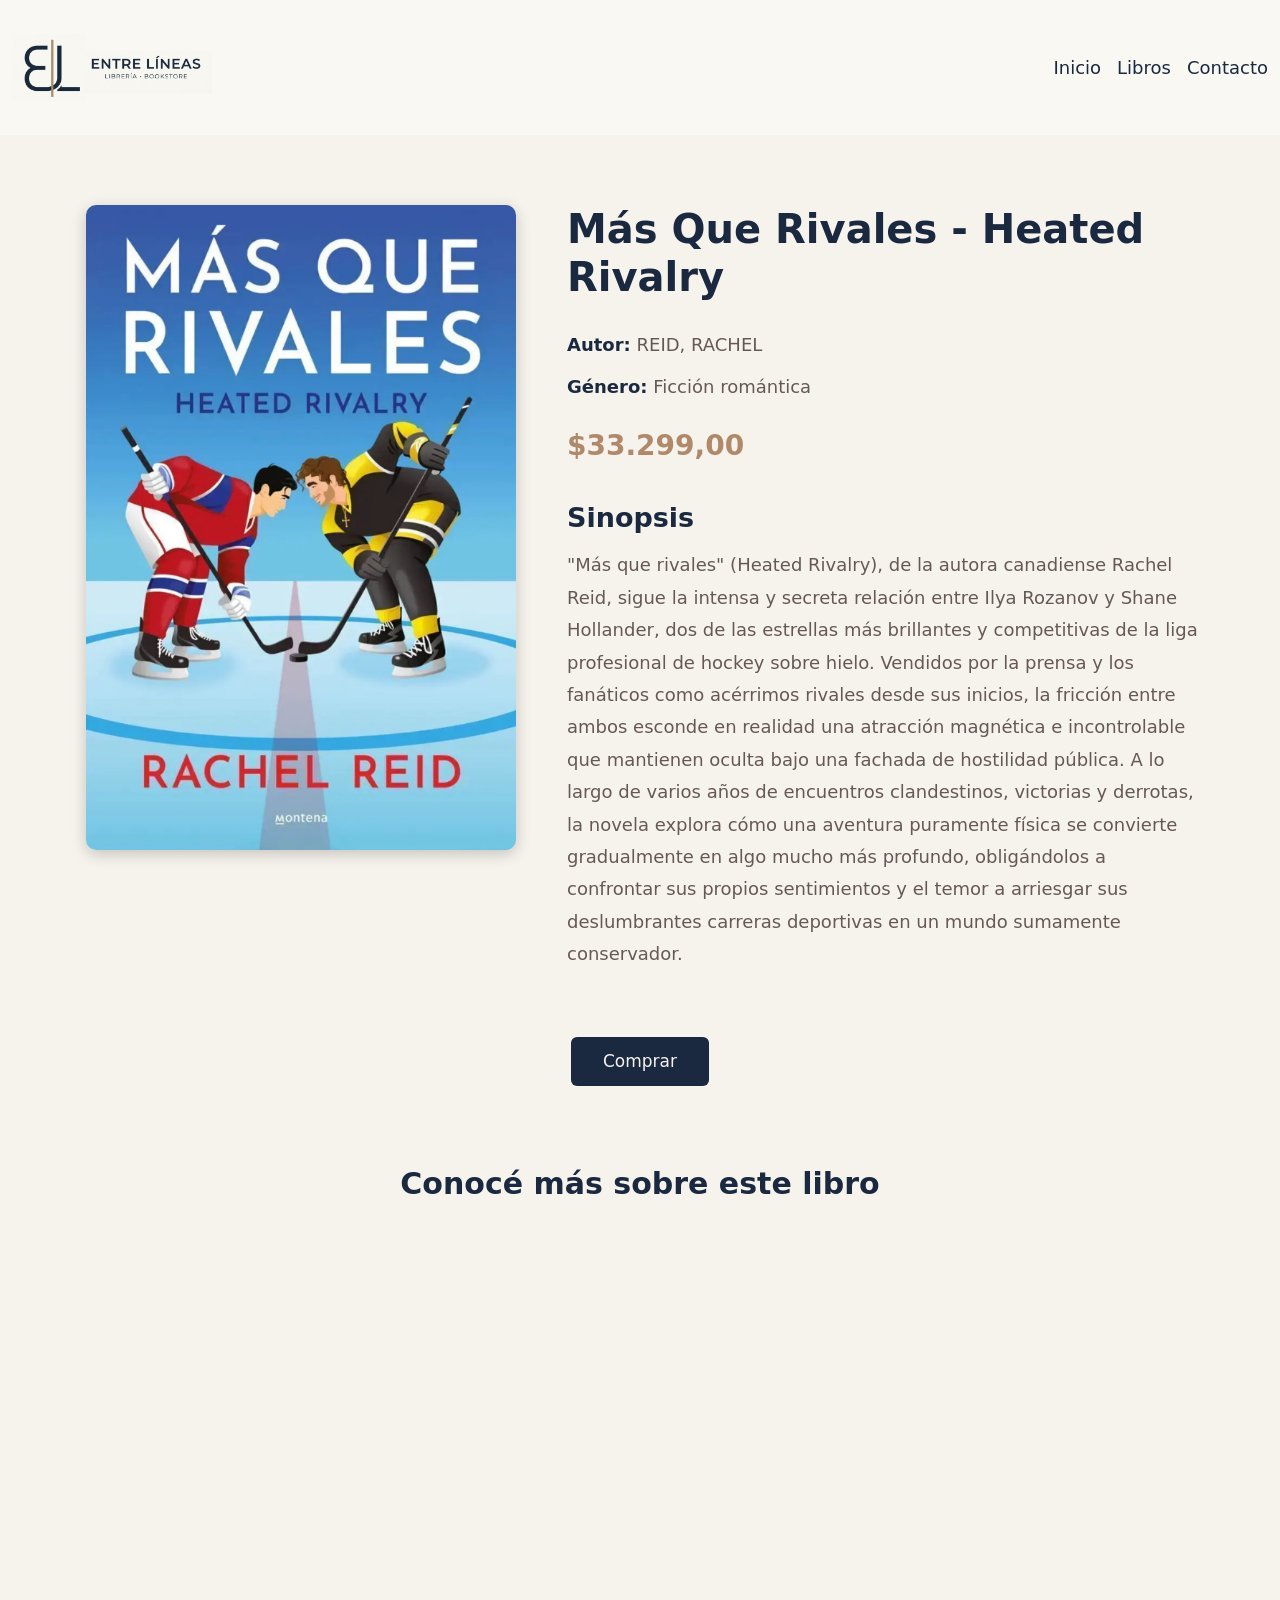
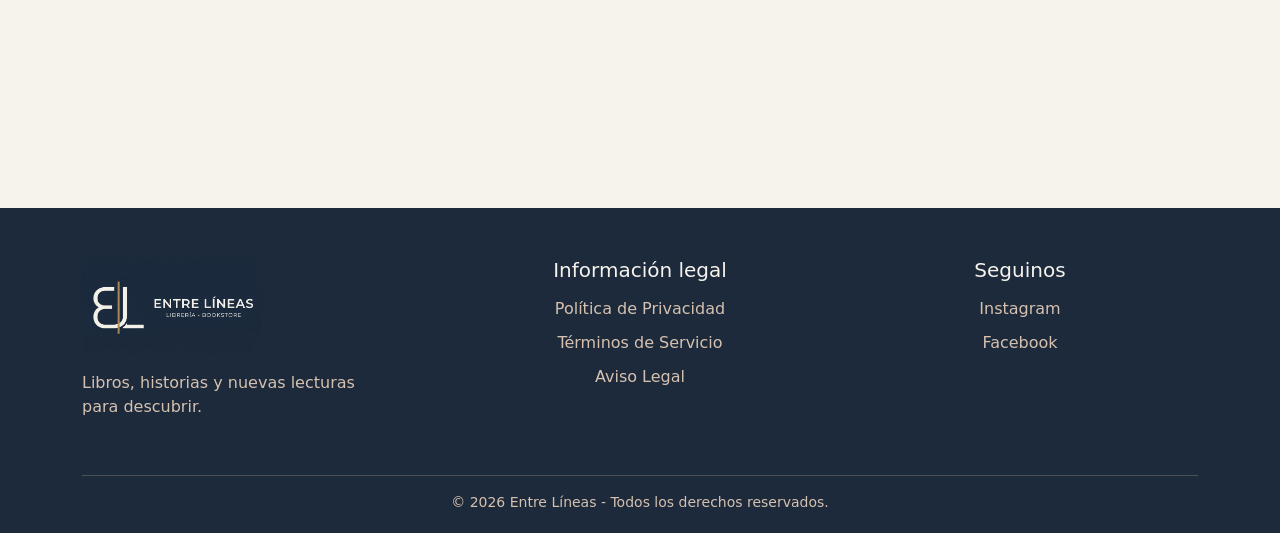
<file: paginas/libro6.html>
<!DOCTYPE html>

<html lang="es_AR">

<head>

    <meta charset="UTF-8">

    <meta name="viewport" content="width=device-width, initial-scale=1.0">

    <meta name="author" content="Ana Paula Soler">

    <meta name="description" content="Detalle del libro Más Que Rivales - Heated Rivalry - Entre Líneas">

    <link rel="icon" type="image/png" href="../img/favicon.png">

    <link href="https://cdn.jsdelivr.net/npm/bootstrap@5.3.8/dist/css/bootstrap.min.css"
          rel="stylesheet"
          integrity="sha384-sRIl4kxILFvY47J16cr9ZwB07vP4J8+LH7qKQnuqkuIAvNWLzeN8tE5YBujZqJLB"
          crossorigin="anonymous">

    <link rel="stylesheet" href="../css/index.css">

    <link rel="stylesheet" href="../css/detalleLibro.css">

    <title>Más Que Rivales - Heated Rivalry | Entre Líneas</title>

</head>

<body>

    <header>

<!-- NAVBAR -->

        <nav class="navbar bg-body-tertiary">

            <div class="container-fluid d-flex flex-column flex-md-row">

                <a class="navbar-brand" href="../index.html">

                    <img src="../img/logo1.png"
                         alt="Logo Entre Líneas">

                </a>

                <ul class="navbar-nav flex-row gap-3">

                    <li class="nav-item">

                        <a class="nav-link" href="../index.html">
                            Inicio
                        </a>

                    </li>

                    <li class="nav-item">

                        <a class="nav-link" href="libros.html">
                            Libros
                        </a>

                    </li>

                    <li class="nav-item">

                        <a class="nav-link" href="contacto.html">
                            Contacto
                        </a>

                    </li>

                </ul>

            </div>

        </nav>

    </header>


    <main>

<!-- DETALLE DEL LIBRO -->

        <section class="detalle-libro">

            <div class="container">

                <div class="row g-5 align-items-start">

                    <div class="col-12 col-lg-5 text-center">

                        <img src="../img/libro6.png"
                             alt="Portada Más Que Rivales - Heated Rivalry"
                             class="imagen-detalle-libro">

                    </div>


                    <div class="col-12 col-lg-7">

                        <div class="informacion-libro">

                            <h1>
                                Más Que Rivales - Heated Rivalry
                            </h1>

                            <p class="detalle-autor">

                                <strong>Autor:</strong>

                                REID, RACHEL

                            </p>

                            <p class="detalle-genero">

                                <strong>Género:</strong>

                                Ficción romántica

                            </p>

                            <p class="detalle-precio">
                                $33.299,00
                            </p>


                            <div class="resena-libro">

                                <h2>Sinopsis</h2>

                                <p>
                                    "Más que rivales" (Heated Rivalry), de la autora canadiense Rachel Reid, sigue la intensa y secreta relación entre Ilya Rozanov y Shane Hollander, dos de las estrellas más brillantes y competitivas de la liga profesional de hockey sobre hielo. Vendidos por la prensa y los fanáticos como acérrimos rivales desde sus inicios, la fricción entre ambos esconde en realidad una atracción magnética e incontrolable que mantienen oculta bajo una fachada de hostilidad pública. A lo largo de varios años de encuentros clandestinos, victorias y derrotas, la novela explora cómo una aventura puramente física se convierte gradualmente en algo mucho más profundo, obligándolos a confrontar sus propios sentimientos y el temor a arriesgar sus deslumbrantes carreras deportivas en un mundo sumamente conservador.
                                </p>

                            </div>

                        </div>

                    </div>

                </div>

                <div class="comprar-libro text-center">

                    <a href="pagina404.html"
                    class="btn btn-comprar">
                        Comprar
                    </a>

                </div>

<!-- VIDEO -->

                <div class="video-libro">

                    <h2 class="text-center">
                        Conocé más sobre este libro
                    </h2>

                    <div class="ratio ratio-16x9">

                       <iframe width="1257" height="499" src="https://www.youtube.com/embed/xeNfPNeFOFE" title="HEATED RIVALRY: la saga y la serie, mi obsesión del 2026" frameborder="0" allow="accelerometer; autoplay; clipboard-write; encrypted-media; gyroscope; picture-in-picture; web-share" referrerpolicy="strict-origin-when-cross-origin" allowfullscreen></iframe>

                    </div>

                </div>

            </div>

        </section>

    </main>

<!-- FOOTER -->

    <footer class="footer">

        <div class="container">

            <div class="row gy-4 align-items-start">

                <div class="col-12 col-md-4">

                    <a href="../index.html"
                       class="footer-logo-link">

                        <img src="../img/logo2.jpg"
                             alt="Logo Entre Líneas"
                             class="footer-logo">

                    </a>

                    <p class="footer-descripcion">
                        Libros, historias y nuevas lecturas para descubrir.
                    </p>

                </div>


                <div class="col-12 col-md-4">

                    <h3>Información legal</h3>

                    <ul class="footer-links">

                        <li>

                            <a href="pagina404.html">
                                Política de Privacidad
                            </a>

                        </li>

                        <li>

                            <a href="pagina404.html">
                                Términos de Servicio
                            </a>

                        </li>

                        <li>

                            <a href="pagina404.html">
                                Aviso Legal
                            </a>

                        </li>

                    </ul>

                </div>


                <div class="col-12 col-md-4 footer-redes">

                    <h3>Seguinos</h3>

                    <ul class="footer-links">

                        <li>

                            <a href="https://www.instagram.com/"
                               target="_blank">

                                Instagram

                            </a>

                        </li>

                        <li>

                            <a href="https://www.facebook.com/"
                               target="_blank">

                                Facebook

                            </a>

                        </li>

                    </ul>

                </div>

            </div>


            <hr>


            <p class="footer-copyright text-center">
                © 2026 Entre Líneas - Todos los derechos reservados.
            </p>

        </div>

    </footer>

</body>

</html>
</file>
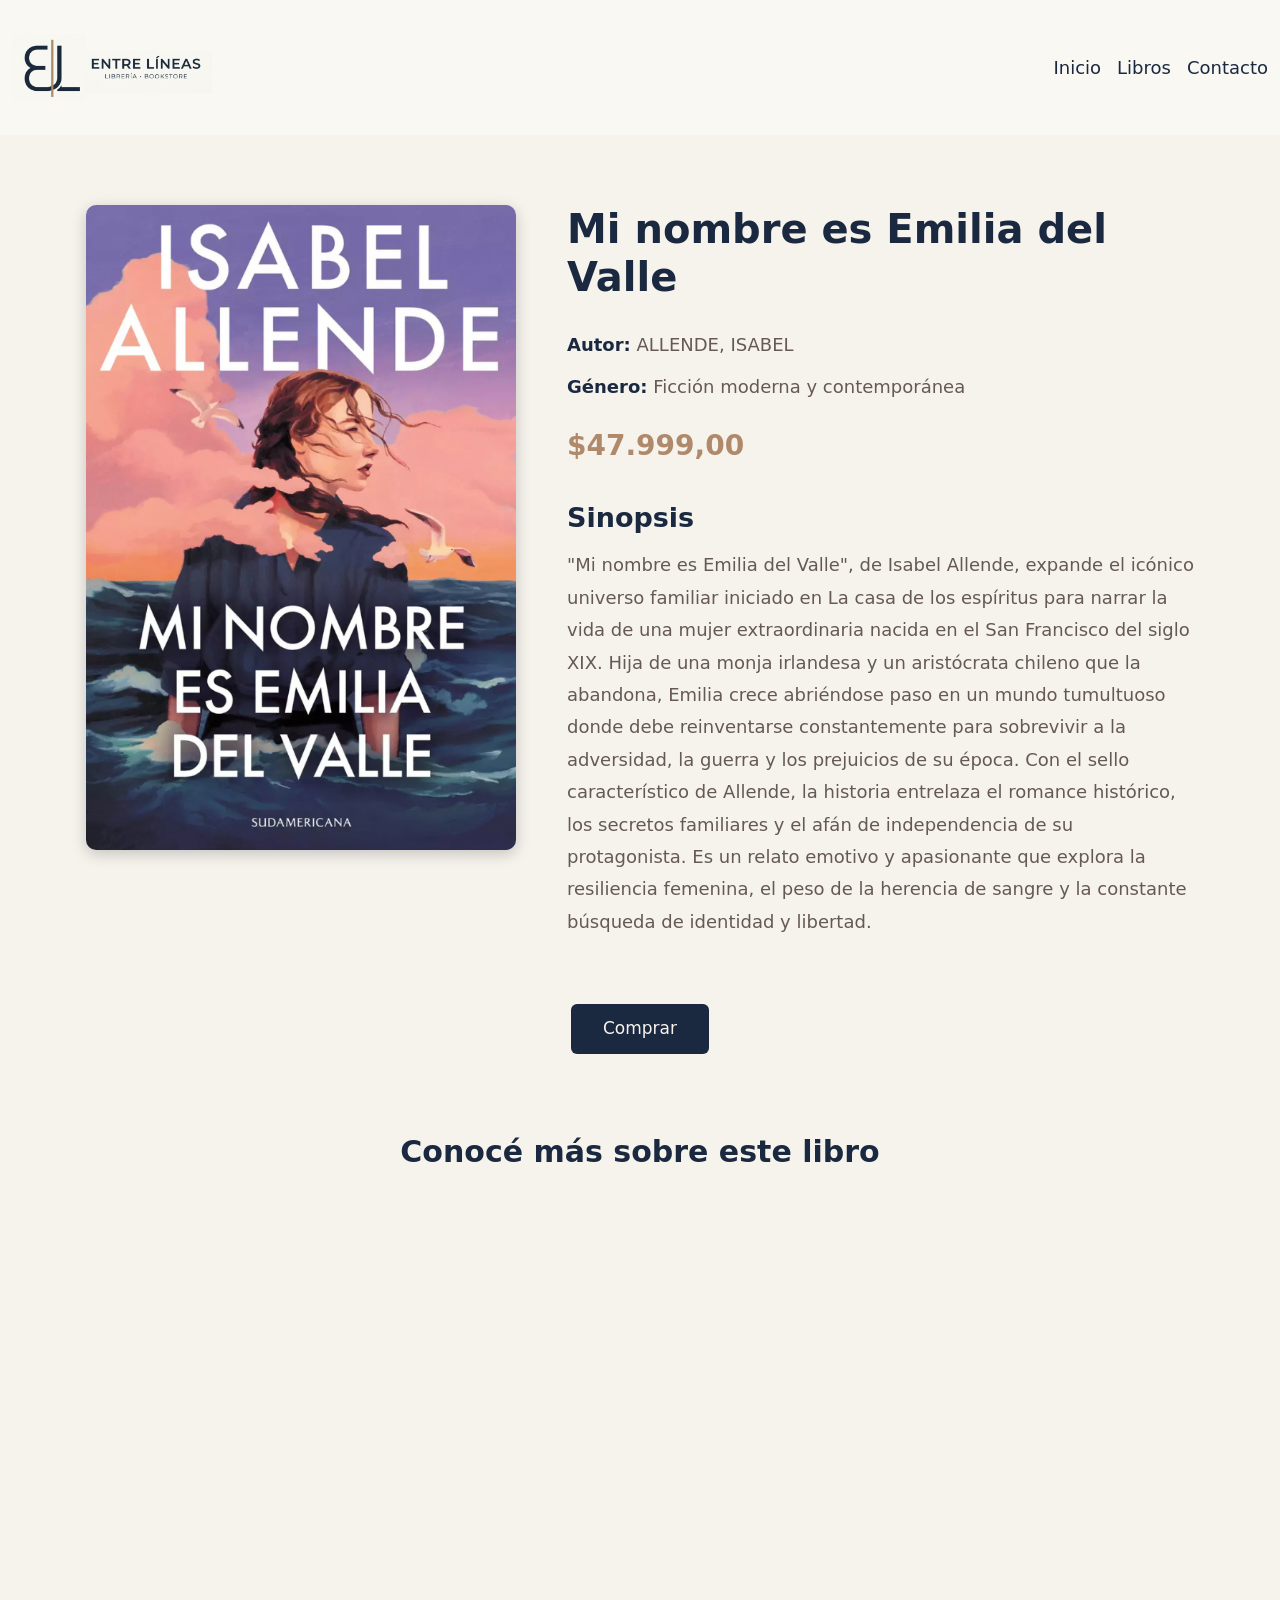
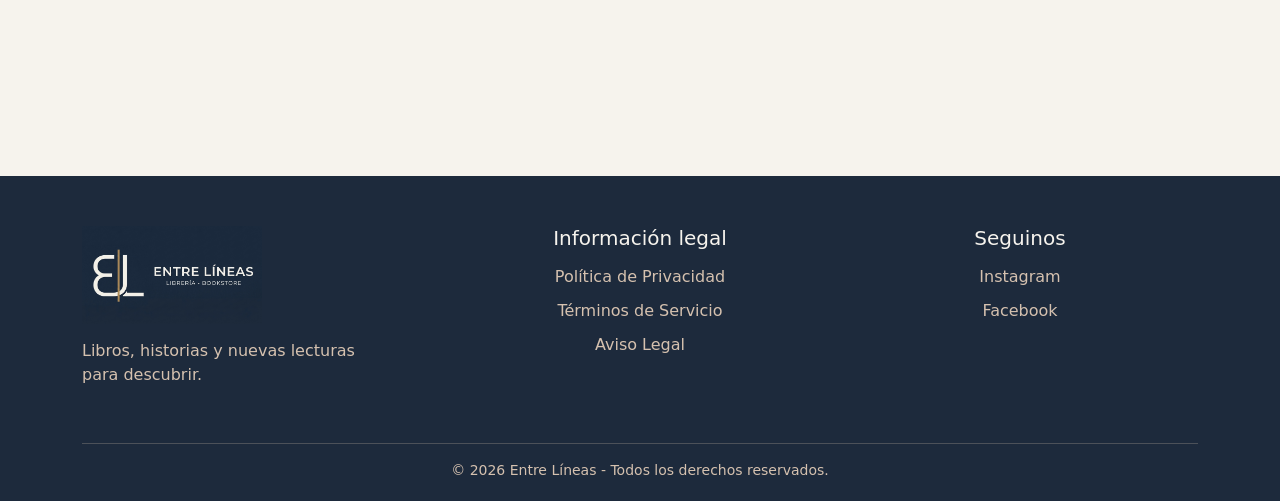
<file: paginas/libro7.html>
<!DOCTYPE html>

<html lang="es_AR">

<head>

    <meta charset="UTF-8">

    <meta name="viewport" content="width=device-width, initial-scale=1.0">

    <meta name="author" content="Ana Paula Soler">

    <meta name="description" content="Detalle del libro Mi nombre es Emilia del Valle - Entre Líneas">

    <link rel="icon" type="image/png" href="../img/favicon.png">

    <link href="https://cdn.jsdelivr.net/npm/bootstrap@5.3.8/dist/css/bootstrap.min.css"
          rel="stylesheet"
          integrity="sha384-sRIl4kxILFvY47J16cr9ZwB07vP4J8+LH7qKQnuqkuIAvNWLzeN8tE5YBujZqJLB"
          crossorigin="anonymous">

    <link rel="stylesheet" href="../css/index.css">

    <link rel="stylesheet" href="../css/detalleLibro.css">

    <title>Mi nombre es Emilia del Valle | Entre Líneas</title>

</head>

<body>

    <header>

<!-- NAVBAR -->

        <nav class="navbar bg-body-tertiary">

            <div class="container-fluid d-flex flex-column flex-md-row">

                <a class="navbar-brand" href="../index.html">

                    <img src="../img/logo1.png"
                         alt="Logo Entre Líneas">

                </a>

                <ul class="navbar-nav flex-row gap-3">

                    <li class="nav-item">

                        <a class="nav-link" href="../index.html">
                            Inicio
                        </a>

                    </li>

                    <li class="nav-item">

                        <a class="nav-link" href="libros.html">
                            Libros
                        </a>

                    </li>

                    <li class="nav-item">

                        <a class="nav-link" href="contacto.html">
                            Contacto
                        </a>

                    </li>

                </ul>

            </div>

        </nav>

    </header>


    <main>

<!-- DETALLE DEL LIBRO -->

        <section class="detalle-libro">

            <div class="container">

                <div class="row g-5 align-items-start">

                    <div class="col-12 col-lg-5 text-center">

                        <img src="../img/libro7.png"
                             alt="Portada Mi nombre es Emilia del Valle"
                             class="imagen-detalle-libro">

                    </div>


                    <div class="col-12 col-lg-7">

                        <div class="informacion-libro">

                            <h1>
                                Mi nombre es Emilia del Valle
                            </h1>

                            <p class="detalle-autor">

                                <strong>Autor:</strong>

                                ALLENDE, ISABEL

                            </p>

                            <p class="detalle-genero">

                                <strong>Género:</strong>

                                Ficción moderna y contemporánea

                            </p>

                            <p class="detalle-precio">
                                $47.999,00
                            </p>

                            <div class="resena-libro">

                                <h2>Sinopsis</h2>

                                <p>
                                    "Mi nombre es Emilia del Valle", de Isabel Allende, expande el icónico universo familiar iniciado en La casa de los espíritus para narrar la vida de una mujer extraordinaria nacida en el San Francisco del siglo XIX. Hija de una monja irlandesa y un aristócrata chileno que la abandona, Emilia crece abriéndose paso en un mundo tumultuoso donde debe reinventarse constantemente para sobrevivir a la adversidad, la guerra y los prejuicios de su época. Con el sello característico de Allende, la historia entrelaza el romance histórico, los secretos familiares y el afán de independencia de su protagonista. Es un relato emotivo y apasionante que explora la resiliencia femenina, el peso de la herencia de sangre y la constante búsqueda de identidad y libertad.
                                </p>

                            </div>

                        </div>

                    </div>

                </div>

                <div class="comprar-libro text-center">

                    <a href="pagina404.html"
                    class="btn btn-comprar">
                        Comprar
                    </a>

                </div>

<!-- VIDEO -->

                <div class="video-libro">

                    <h2 class="text-center">
                        Conocé más sobre este libro
                    </h2>

                    <div class="ratio ratio-16x9">

                        <iframe width="1257" height="499" src="https://www.youtube.com/embed/pan6YL71bLg" title="Isabel Allende - Mi nombre es Emilia del Valle - Reseña" frameborder="0" allow="accelerometer; autoplay; clipboard-write; encrypted-media; gyroscope; picture-in-picture; web-share" referrerpolicy="strict-origin-when-cross-origin" allowfullscreen></iframe>

                    </div>

                </div>

            </div>

        </section>

    </main>


<!-- FOOTER -->

    <footer class="footer">

        <div class="container">

            <div class="row gy-4 align-items-start">

                <div class="col-12 col-md-4">

                    <a href="../index.html"
                       class="footer-logo-link">

                        <img src="../img/logo2.jpg"
                             alt="Logo Entre Líneas"
                             class="footer-logo">

                    </a>

                    <p class="footer-descripcion">
                        Libros, historias y nuevas lecturas para descubrir.
                    </p>

                </div>


                <div class="col-12 col-md-4">

                    <h3>Información legal</h3>

                    <ul class="footer-links">

                        <li>

                            <a href="pagina404.html">
                                Política de Privacidad
                            </a>

                        </li>

                        <li>

                            <a href="pagina404.html">
                                Términos de Servicio
                            </a>

                        </li>

                        <li>

                            <a href="pagina404.html">
                                Aviso Legal
                            </a>

                        </li>

                    </ul>

                </div>


                <div class="col-12 col-md-4 footer-redes">

                    <h3>Seguinos</h3>

                    <ul class="footer-links">

                        <li>

                            <a href="https://www.instagram.com/"
                               target="_blank">

                                Instagram

                            </a>

                        </li>

                        <li>

                            <a href="https://www.facebook.com/"
                               target="_blank">

                                Facebook

                            </a>

                        </li>

                    </ul>

                </div>

            </div>


            <hr>


            <p class="footer-copyright text-center">
                © 2026 Entre Líneas - Todos los derechos reservados.
            </p>

        </div>

    </footer>

</body>

</html>
</file>
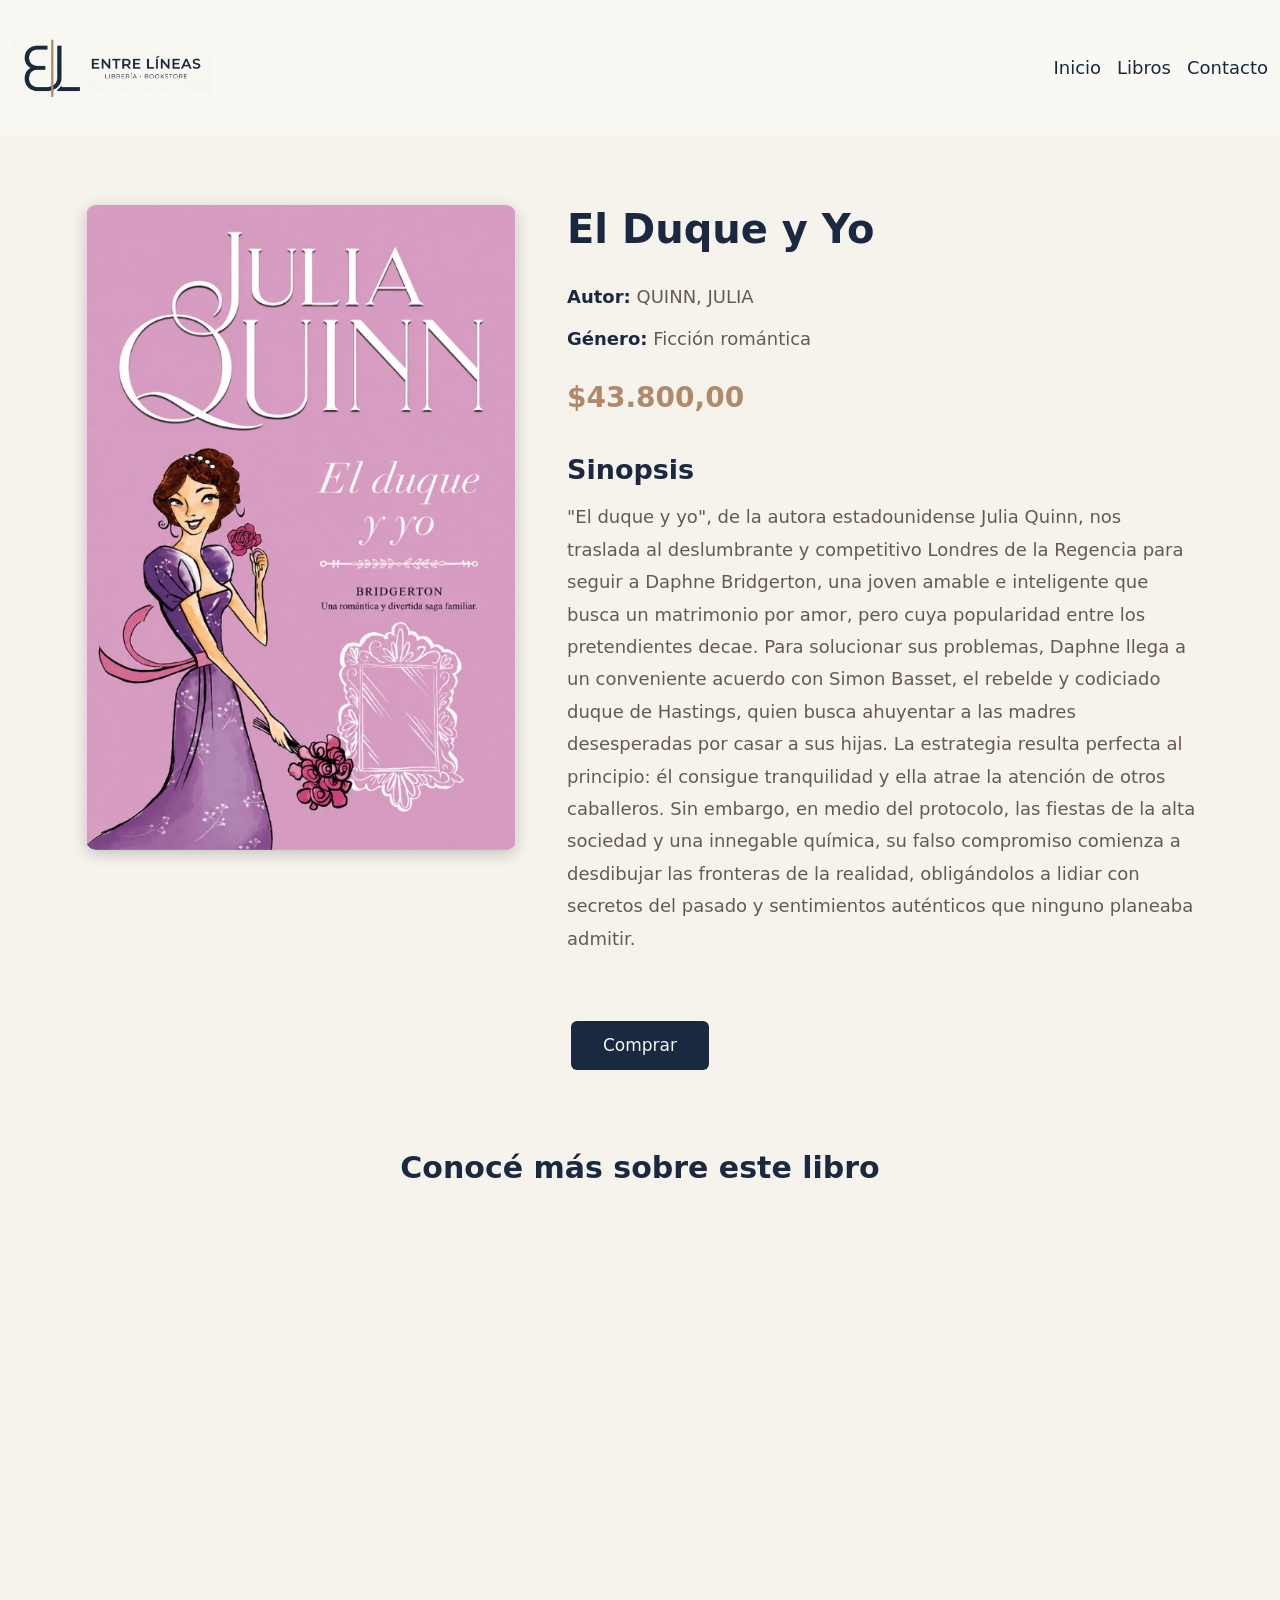
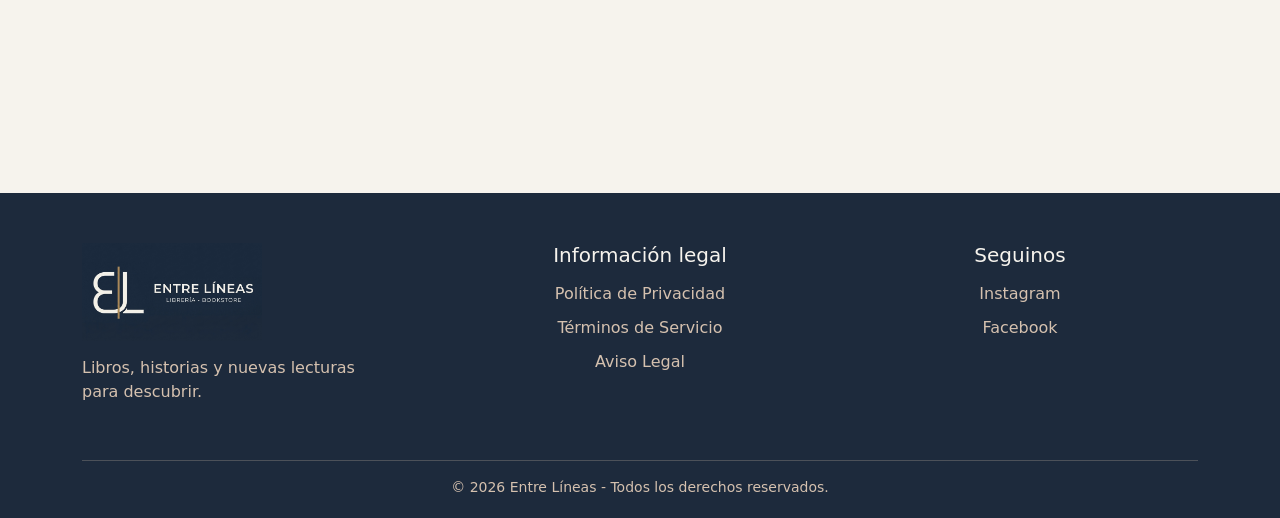
<file: paginas/libro8.html>
<!DOCTYPE html>

<html lang="es_AR">

<head>

    <meta charset="UTF-8">

    <meta name="viewport" content="width=device-width, initial-scale=1.0">

    <meta name="author" content="Ana Paula Soler">

    <meta name="description" content="Detalle del libro El Duque y Yo - Entre Líneas">

    <link rel="icon" type="image/png" href="../img/favicon.png">

    <link href="https://cdn.jsdelivr.net/npm/bootstrap@5.3.8/dist/css/bootstrap.min.css"
          rel="stylesheet"
          integrity="sha384-sRIl4kxILFvY47J16cr9ZwB07vP4J8+LH7qKQnuqkuIAvNWLzeN8tE5YBujZqJLB"
          crossorigin="anonymous">

    <link rel="stylesheet" href="../css/index.css">

    <link rel="stylesheet" href="../css/detalleLibro.css">

    <title>El Duque y Yo | Entre Líneas</title>

</head>

<body>

    <header>

<!-- NAVBAR -->

        <nav class="navbar bg-body-tertiary">

            <div class="container-fluid d-flex flex-column flex-md-row">

                <a class="navbar-brand" href="../index.html">

                    <img src="../img/logo1.png"
                         alt="Logo Entre Líneas">

                </a>

                <ul class="navbar-nav flex-row gap-3">

                    <li class="nav-item">

                        <a class="nav-link" href="../index.html">
                            Inicio
                        </a>

                    </li>

                    <li class="nav-item">

                        <a class="nav-link" href="libros.html">
                            Libros
                        </a>

                    </li>

                    <li class="nav-item">

                        <a class="nav-link" href="contacto.html">
                            Contacto
                        </a>

                    </li>

                </ul>

            </div>

        </nav>

    </header>


    <main>

<!-- DETALLE DEL LIBRO -->

        <section class="detalle-libro">

            <div class="container">

                <div class="row g-5 align-items-start">

                    <div class="col-12 col-lg-5 text-center">

                        <img src="../img/libro8.png"
                             alt="Portada El Duque y Yo"
                             class="imagen-detalle-libro">

                    </div>


                    <div class="col-12 col-lg-7">

                        <div class="informacion-libro">

                            <h1>
                                El Duque y Yo
                            </h1>

                            <p class="detalle-autor">

                                <strong>Autor:</strong>

                                QUINN, JULIA

                            </p>

                            <p class="detalle-genero">

                                <strong>Género:</strong>

                                Ficción romántica

                            </p>

                            <p class="detalle-precio">
                                $43.800,00
                            </p>


                            <div class="resena-libro">

                                <h2>Sinopsis</h2>

                                <p>
                                    "El duque y yo", de la autora estadounidense Julia Quinn, nos traslada al deslumbrante y competitivo Londres de la Regencia para seguir a Daphne Bridgerton, una joven amable e inteligente que busca un matrimonio por amor, pero cuya popularidad entre los pretendientes decae. Para solucionar sus problemas, Daphne llega a un conveniente acuerdo con Simon Basset, el rebelde y codiciado duque de Hastings, quien busca ahuyentar a las madres desesperadas por casar a sus hijas. La estrategia resulta perfecta al principio: él consigue tranquilidad y ella atrae la atención de otros caballeros. Sin embargo, en medio del protocolo, las fiestas de la alta sociedad y una innegable química, su falso compromiso comienza a desdibujar las fronteras de la realidad, obligándolos a lidiar con secretos del pasado y sentimientos auténticos que ninguno planeaba admitir.
                                </p>

                            </div>

                        </div>

                    </div>

                </div>

                <div class="comprar-libro text-center">

                    <a href="pagina404.html"
                    class="btn btn-comprar">
                        Comprar
                    </a>

                </div>

<!-- VIDEO -->

                <div class="video-libro">

                    <h2 class="text-center">
                        Conocé más sobre este libro
                    </h2>

                    <div class="ratio ratio-16x9">

                        <iframe width="1257" height="499" src="https://www.youtube.com/embed/JdnEFr7vfpE" title="BRIDGERTON: El duque y yo (LIBRO vs. SERIE)" frameborder="0" allow="accelerometer; autoplay; clipboard-write; encrypted-media; gyroscope; picture-in-picture; web-share" referrerpolicy="strict-origin-when-cross-origin" allowfullscreen></iframe>

                    </div>

                </div>

            </div>

        </section>

    </main>


<!-- FOOTER -->

    <footer class="footer">

        <div class="container">

            <div class="row gy-4 align-items-start">

                <div class="col-12 col-md-4">

                    <a href="../index.html"
                       class="footer-logo-link">

                        <img src="../img/logo2.jpg"
                             alt="Logo Entre Líneas"
                             class="footer-logo">

                    </a>

                    <p class="footer-descripcion">
                        Libros, historias y nuevas lecturas para descubrir.
                    </p>

                </div>


                <div class="col-12 col-md-4">

                    <h3>Información legal</h3>

                    <ul class="footer-links">

                        <li>

                            <a href="pagina404.html">
                                Política de Privacidad
                            </a>

                        </li>

                        <li>

                            <a href="pagina404.html">
                                Términos de Servicio
                            </a>

                        </li>

                        <li>

                            <a href="pagina404.html">
                                Aviso Legal
                            </a>

                        </li>

                    </ul>

                </div>


                <div class="col-12 col-md-4 footer-redes">

                    <h3>Seguinos</h3>

                    <ul class="footer-links">

                        <li>

                            <a href="https://www.instagram.com/"
                               target="_blank">

                                Instagram

                            </a>

                        </li>

                        <li>

                            <a href="https://www.facebook.com/"
                               target="_blank">

                                Facebook

                            </a>

                        </li>

                    </ul>

                </div>

            </div>


            <hr>


            <p class="footer-copyright text-center">
                © 2026 Entre Líneas - Todos los derechos reservados.
            </p>

        </div>

    </footer>

</body>

</html>
</file>
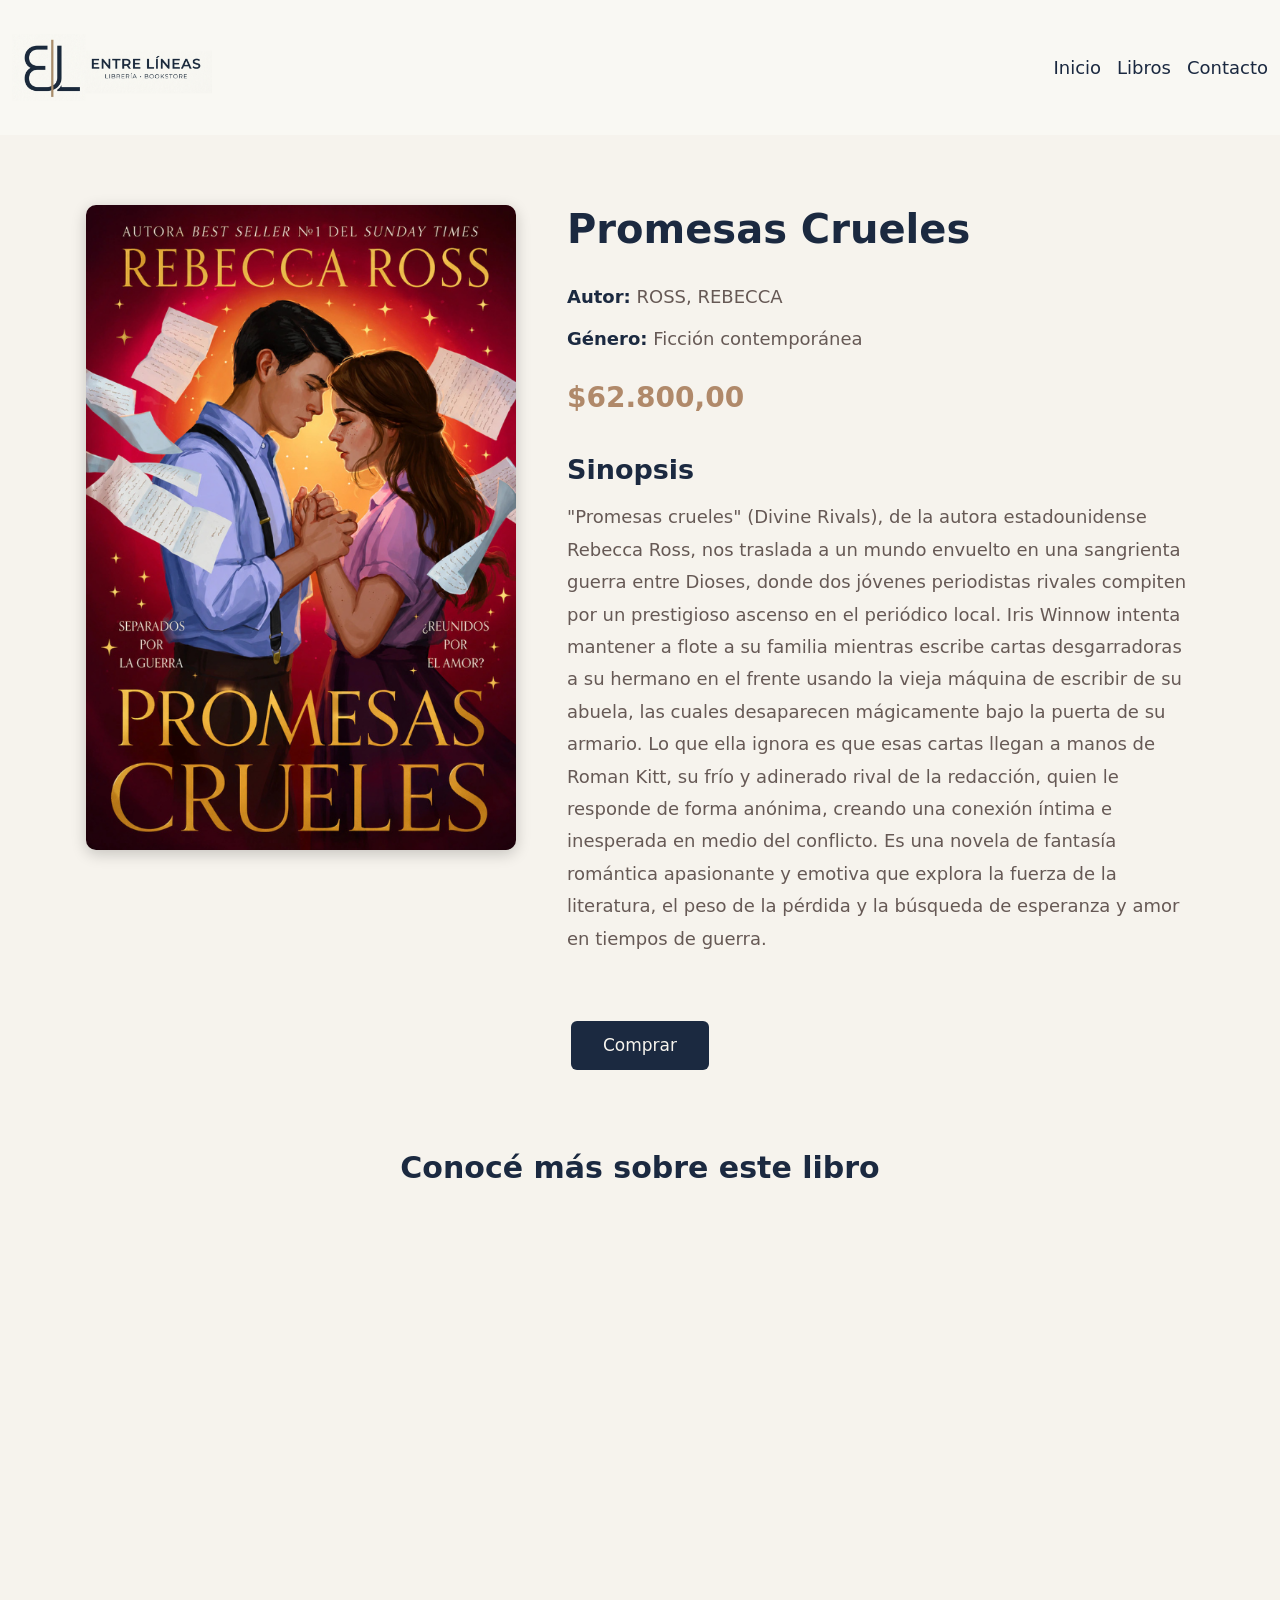
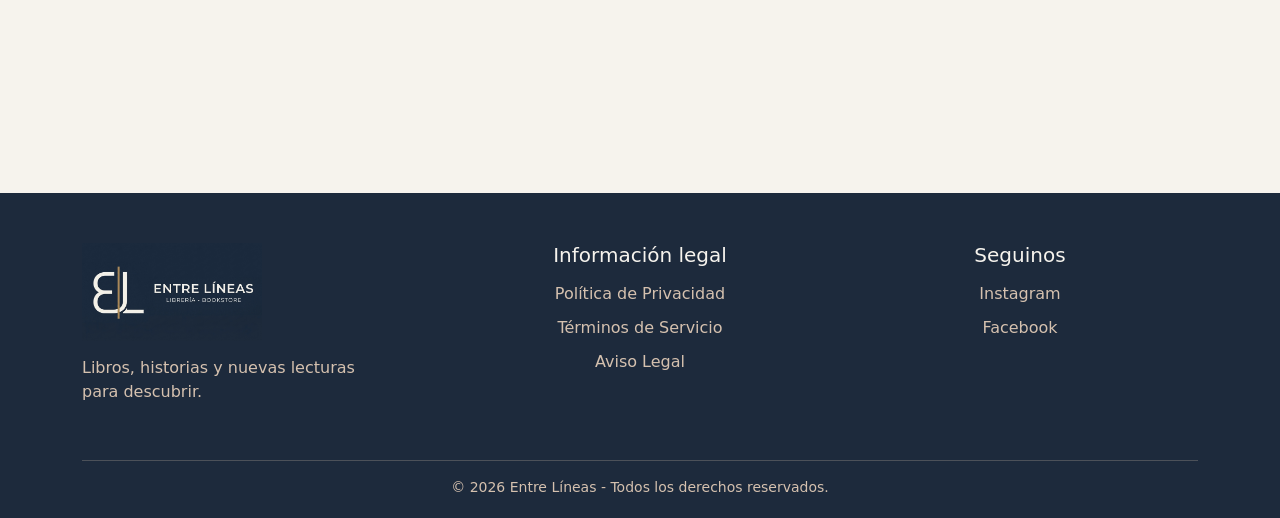
<file: paginas/libro9.html>
<!DOCTYPE html>

<html lang="es_AR">

<head>

    <meta charset="UTF-8">

    <meta name="viewport" content="width=device-width, initial-scale=1.0">

    <meta name="author" content="Ana Paula Soler">

    <meta name="description" content="Detalle del libro Promesas Crueles - Entre Líneas">

    <link rel="icon" type="image/png" href="../img/favicon.png">

    <link href="https://cdn.jsdelivr.net/npm/bootstrap@5.3.8/dist/css/bootstrap.min.css"
          rel="stylesheet"
          integrity="sha384-sRIl4kxILFvY47J16cr9ZwB07vP4J8+LH7qKQnuqkuIAvNWLzeN8tE5YBujZqJLB"
          crossorigin="anonymous">

    <link rel="stylesheet" href="../css/index.css">

    <link rel="stylesheet" href="../css/detalleLibro.css">

    <title>Promesas Crueles | Entre Líneas</title>

</head>

<body>

    <header>

<!-- NAVBAR -->

        <nav class="navbar bg-body-tertiary">

            <div class="container-fluid d-flex flex-column flex-md-row">

                <a class="navbar-brand" href="../index.html">

                    <img src="../img/logo1.png"
                         alt="Logo Entre Líneas">

                </a>

                <ul class="navbar-nav flex-row gap-3">

                    <li class="nav-item">

                        <a class="nav-link" href="../index.html">
                            Inicio
                        </a>

                    </li>

                    <li class="nav-item">

                        <a class="nav-link" href="libros.html">
                            Libros
                        </a>

                    </li>

                    <li class="nav-item">

                        <a class="nav-link" href="contacto.html">
                            Contacto
                        </a>

                    </li>

                </ul>

            </div>

        </nav>

    </header>


    <main>

<!-- DETALLE DEL LIBRO -->

        <section class="detalle-libro">

            <div class="container">

                <div class="row g-5 align-items-start">

                    <div class="col-12 col-lg-5 text-center">

                        <img src="../img/libro9.png"
                             alt="Portada Promesas Crueles"
                             class="imagen-detalle-libro">

                    </div>


                    <div class="col-12 col-lg-7">

                        <div class="informacion-libro">

                            <h1>
                                Promesas Crueles
                            </h1>

                            <p class="detalle-autor">

                                <strong>Autor:</strong>

                                ROSS, REBECCA

                            </p>

                            <p class="detalle-genero">

                                <strong>Género:</strong>

                                Ficción contemporánea

                            </p>

                            <p class="detalle-precio">
                                $62.800,00
                            </p>

                            <div class="resena-libro">

                                <h2>Sinopsis</h2>

                                <p>
                                    "Promesas crueles" (Divine Rivals), de la autora estadounidense Rebecca Ross, nos traslada a un mundo envuelto en una sangrienta guerra entre Dioses, donde dos jóvenes periodistas rivales compiten por un prestigioso ascenso en el periódico local. Iris Winnow intenta mantener a flote a su familia mientras escribe cartas desgarradoras a su hermano en el frente usando la vieja máquina de escribir de su abuela, las cuales desaparecen mágicamente bajo la puerta de su armario. Lo que ella ignora es que esas cartas llegan a manos de Roman Kitt, su frío y adinerado rival de la redacción, quien le responde de forma anónima, creando una conexión íntima e inesperada en medio del conflicto. Es una novela de fantasía romántica apasionante y emotiva que explora la fuerza de la literatura, el peso de la pérdida y la búsqueda de esperanza y amor en tiempos de guerra.
                                </p>

                            </div>

                        </div>

                    </div>

                </div>

                <div class="comprar-libro text-center">

                    <a href="pagina404.html"
                    class="btn btn-comprar">
                        Comprar
                    </a>

                </div>

<!-- VIDEO -->

                <div class="video-libro">

                    <h2 class="text-center">
                        Conocé más sobre este libro
                    </h2>

                    <div class="ratio ratio-16x9">

                        <iframe width="1257" height="499" src="https://www.youtube.com/embed/1kqEZvGN4k4" title="Opinión sobre &quot;Promesas crueles&quot; de Rebecca Ross [SPOILER]" frameborder="0" allow="accelerometer; autoplay; clipboard-write; encrypted-media; gyroscope; picture-in-picture; web-share" referrerpolicy="strict-origin-when-cross-origin" allowfullscreen></iframe>

                    </div>

                </div>

            </div>

        </section>

    </main>

<!-- FOOTER -->

    <footer class="footer">

        <div class="container">

            <div class="row gy-4 align-items-start">

                <div class="col-12 col-md-4">

                    <a href="../index.html"
                       class="footer-logo-link">

                        <img src="../img/logo2.jpg"
                             alt="Logo Entre Líneas"
                             class="footer-logo">

                    </a>

                    <p class="footer-descripcion">
                        Libros, historias y nuevas lecturas para descubrir.
                    </p>

                </div>


                <div class="col-12 col-md-4">

                    <h3>Información legal</h3>

                    <ul class="footer-links">

                        <li>
                            <a href="pagina404.html">
                                Política de Privacidad
                            </a>
                        </li>

                        <li>
                            <a href="pagina404.html">
                                Términos de Servicio
                            </a>
                        </li>

                        <li>
                            <a href="pagina404.html">
                                Aviso Legal
                            </a>
                        </li>

                    </ul>

                </div>


                <div class="col-12 col-md-4 footer-redes">

                    <h3>Seguinos</h3>

                    <ul class="footer-links">

                        <li>
                            <a href="https://www.instagram.com/"
                               target="_blank">
                                Instagram
                            </a>
                        </li>

                        <li>
                            <a href="https://www.facebook.com/"
                               target="_blank">
                                Facebook
                            </a>
                        </li>

                    </ul>

                </div>

            </div>


            <hr>


            <p class="footer-copyright text-center">
                © 2026 Entre Líneas - Todos los derechos reservados.
            </p>

        </div>

    </footer>

</body>

</html>
</file>
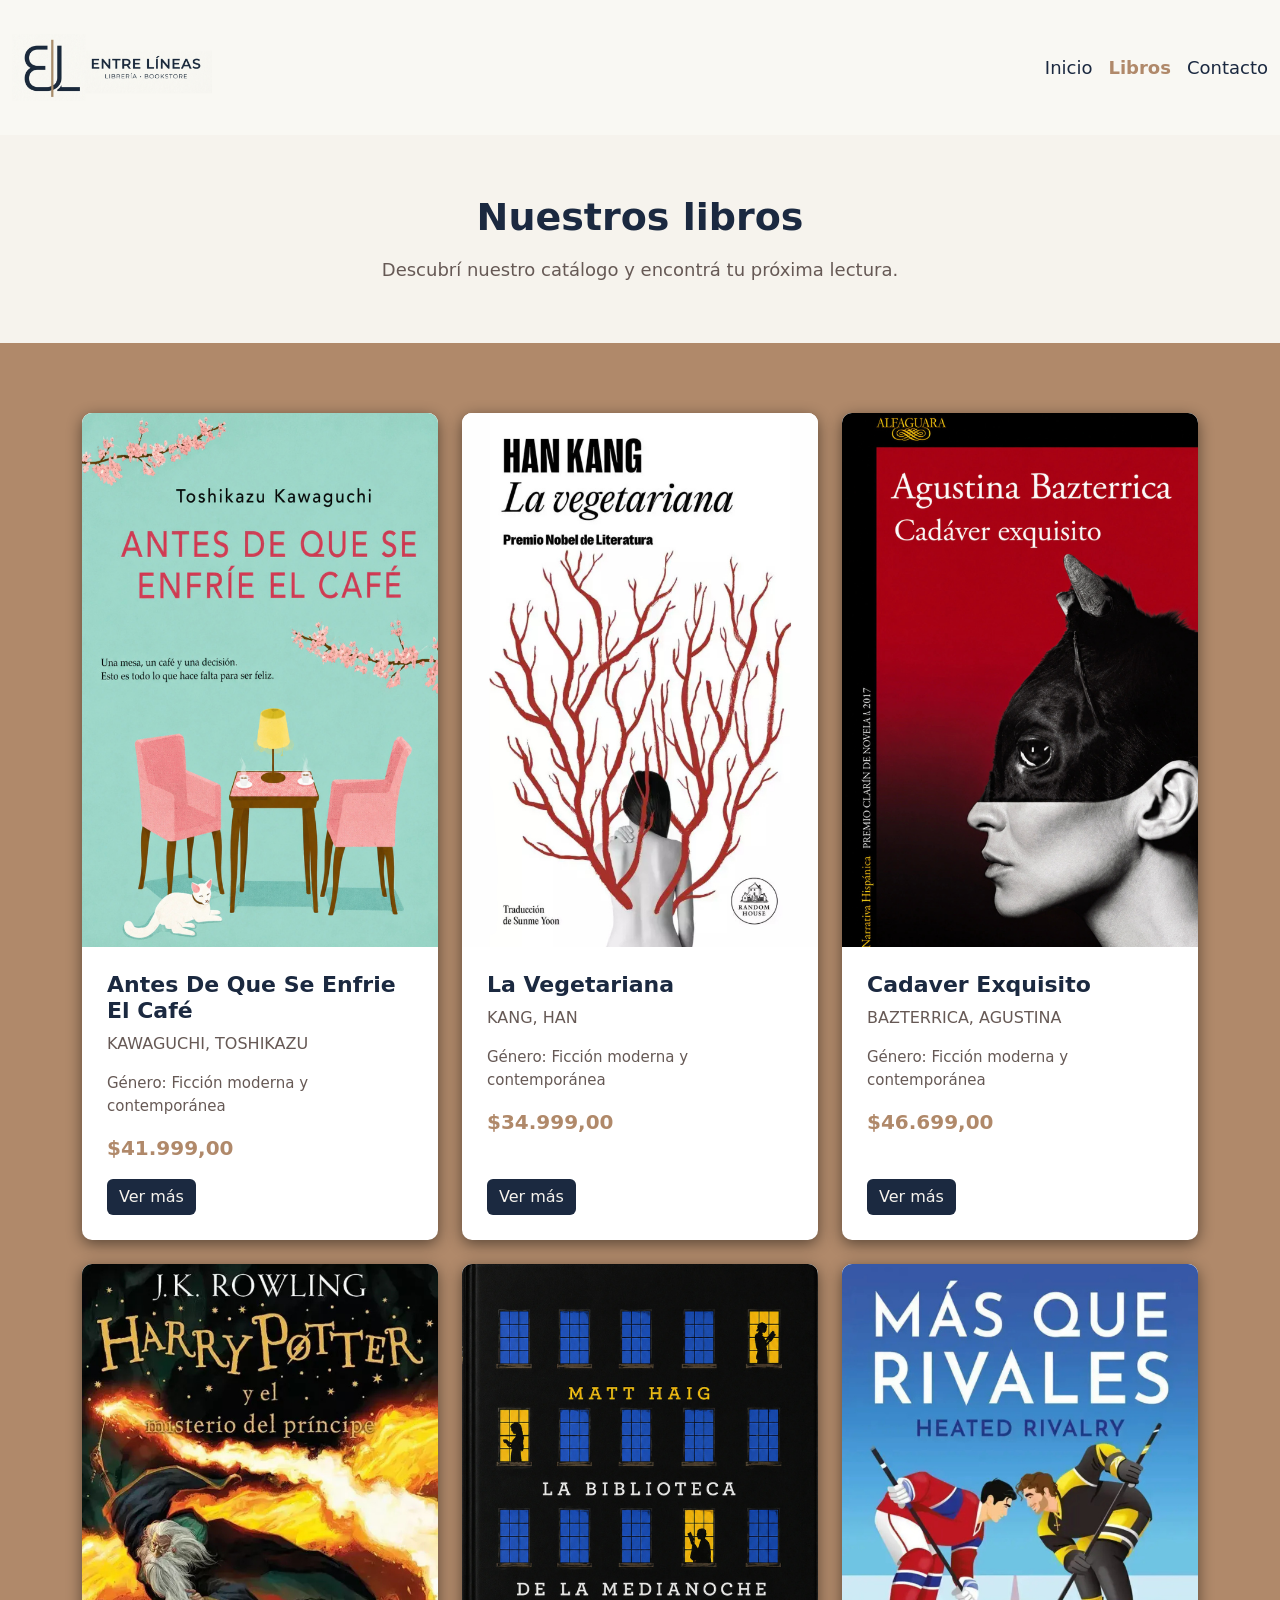
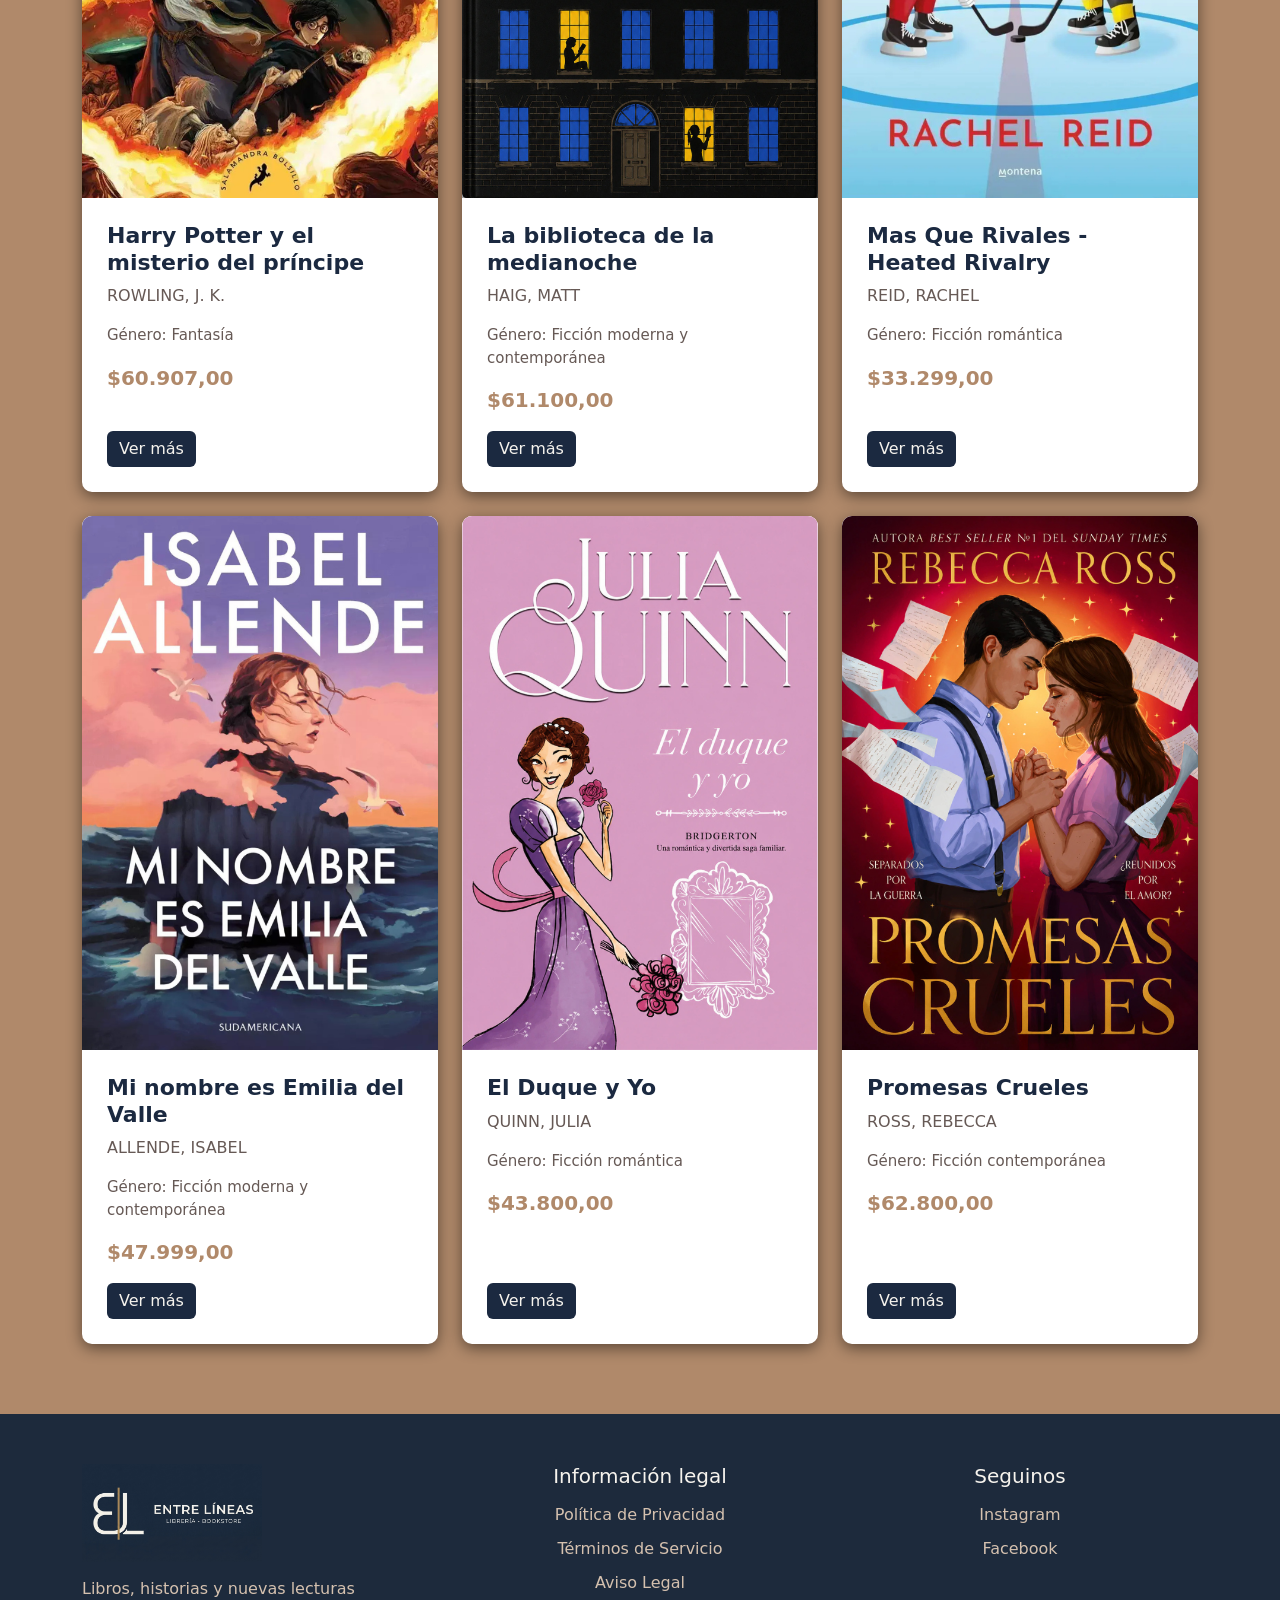
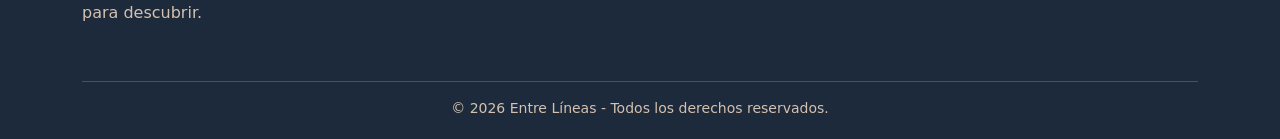
<file: paginas/libros.html>
<!DOCTYPE html>

<html lang="es_AR">

<head>

    <meta charset="UTF-8">

    <meta name="viewport" content="width=device-width, initial-scale=1.0">

    <meta name="author" content="Ana Paula Soler">

    <meta name="description" content="Catálogo de libros de Entre Líneas">

    <link rel="icon" type="image/png" href="../img/favicon.png">

    <link href="https://cdn.jsdelivr.net/npm/bootstrap@5.3.8/dist/css/bootstrap.min.css"
          rel="stylesheet"
          integrity="sha384-sRIl4kxILFvY47J16cr9ZwB07vP4J8+LH7qKQnuqkuIAvNWLzeN8tE5YBujZqJLB"
          crossorigin="anonymous">

    <link rel="stylesheet" href="../css/index.css">

    <link rel="stylesheet" href="../css/libros.css">

    <title>Libros | Entre Líneas</title>

</head>

<body>

    <header>

<!-- NAVBAR -->

        <nav class="navbar bg-body-tertiary">

            <div class="container-fluid d-flex flex-column flex-md-row">

                <a class="navbar-brand" href="../index.html">

                    <img src="../img/logo1.png"
                         alt="Logo Entre Líneas">

                </a>

                <ul class="navbar-nav flex-row gap-3">

                    <li class="nav-item">

                        <a class="nav-link" href="../index.html">
                            Inicio
                        </a>

                    </li>

                    <li class="nav-item">

                        <a class="nav-link active"
                           aria-current="page"
                           href="libros.html">

                            Libros

                        </a>

                    </li>

                    <li class="nav-item">

                        <a class="nav-link" href="contacto.html">
                            Contacto
                        </a>

                    </li>

                </ul>

            </div>

        </nav>

    </header>


    <main>

<!-- TITULO -->

        <section class="encabezado-libros">

            <div class="container text-center">

                <h1>Nuestros libros</h1>

                <p>
                    Descubrí nuestro catálogo y encontrá tu próxima lectura.
                </p>

            </div>

        </section>


<!-- CARDS -->

        <section class="catalogo-libros">

            <div class="container">

                <div class="row g-4">


<!-- LIBRO 1 -->

                    <div class="col-12 col-md-4">

                        <div class="card libro-card h-100">

                            <img src="../img/libro1.png"
                                 class="card-img-top"
                                 alt="Portada Antes De Que Se Enfríe El Café">

                            <div class="card-body">

                                <h3 class="card-title">
                                    Antes De Que Se Enfrie El Café
                                </h3>

                                <p class="autor-libro">
                                    KAWAGUCHI, TOSHIKAZU
                                </p>

                                <p class="genero-libro">
                                    Género: Ficción moderna y contemporánea
                                </p>

                                <p class="precio-libro">
                                    $41.999,00
                                </p>

                                <a href="../paginas/libro1.html" class="btn btn-libro-card">
                                    Ver más
                                </a>

                            </div>

                        </div>

                    </div>


<!-- LIBRO 2 -->

                    <div class="col-12 col-md-4">

                        <div class="card libro-card h-100">

                            <img src="../img/libro2.png"
                                 class="card-img-top"
                                 alt="Portada La Vegetariana">

                            <div class="card-body">

                                <h3 class="card-title">
                                    La Vegetariana
                                </h3>

                                <p class="autor-libro">
                                    KANG, HAN
                                </p>

                                <p class="genero-libro">
                                    Género: Ficción moderna y contemporánea
                                </p>

                                <p class="precio-libro">
                                    $34.999,00
                                </p>

                                <a href="../paginas/libro2.html" class="btn btn-libro-card">
                                    Ver más
                                </a>

                            </div>

                        </div>

                    </div>


<!-- LIBRO 3 -->

                    <div class="col-12 col-md-4">

                        <div class="card libro-card h-100">

                            <img src="../img/libro3.png"
                                 class="card-img-top"
                                 alt="Portada Cadáver Exquisito">

                            <div class="card-body">

                                <h3 class="card-title">
                                    Cadaver Exquisito
                                </h3>

                                <p class="autor-libro">
                                    BAZTERRICA, AGUSTINA
                                </p>

                                <p class="genero-libro">
                                    Género: Ficción moderna y contemporánea
                                </p>

                                <p class="precio-libro">
                                    $46.699,00
                                </p>

                                <a href="../paginas/libro3.html" class="btn btn-libro-card">
                                    Ver más
                                </a>

                            </div>

                        </div>

                    </div>


<!-- LIBRO 4 -->

                    <div class="col-12 col-md-4">

                        <div class="card libro-card h-100">

                            <img src="../img/libro4.png"
                                 class="card-img-top"
                                 alt="Portada del libro 4">

                            <div class="card-body">

                                <h3 class="card-title">
                                    Harry Potter y el misterio del príncipe
                                </h3>

                                <p class="autor-libro">
                                    ROWLING, J. K.
                                </p>

                                <p class="genero-libro">
                                    Género: Fantasía
                                </p>

                                <p class="precio-libro">
                                    $60.907,00
                                </p>

                                <a href="../paginas/libro4.html" class="btn btn-libro-card">
                                    Ver más
                                </a>

                            </div>

                        </div>

                    </div>


<!-- LIBRO 5 -->

                    <div class="col-12 col-md-4">

                        <div class="card libro-card h-100">

                            <img src="../img/libro5.png"
                                 class="card-img-top"
                                 alt="Portada del libro 5">

                            <div class="card-body">

                                <h3 class="card-title">
                                    La biblioteca de la medianoche
                                </h3>

                                <p class="autor-libro">
                                    HAIG, MATT
                                </p>

                                <p class="genero-libro">
                                    Género: Ficción moderna y contemporánea
                                </p>

                                <p class="precio-libro">
                                    $61.100,00
                                </p>

                                <a href="../paginas/libro5.html" class="btn btn-libro-card">
                                    Ver más
                                </a>

                            </div>

                        </div>

                    </div>


    <!-- LIBRO 6 -->

                    <div class="col-12 col-md-4">

                        <div class="card libro-card h-100">

                            <img src="../img/libro6.png"
                                 class="card-img-top"
                                 alt="Portada del libro 6">

                            <div class="card-body">

                                <h3 class="card-title">
                                    Mas Que Rivales - Heated Rivalry
                                </h3>

                                <p class="autor-libro">
                                    REID, RACHEL
                                </p>

                                <p class="genero-libro">
                                    Género: Ficción romántica
                                </p>

                                <p class="precio-libro">
                                    $33.299,00
                                </p>

                                <a href="../paginas/libro6.html" class="btn btn-libro-card">
                                    Ver más
                                </a>

                            </div>

                        </div>

                    </div>


<!-- LIBRO 7 -->

                    <div class="col-12 col-md-4">

                        <div class="card libro-card h-100">

                            <img src="../img/libro7.png"
                                 class="card-img-top"
                                 alt="Portada del libro 7">

                            <div class="card-body">

                                <h3 class="card-title">
                                    Mi nombre es Emilia del Valle
                                </h3>

                                <p class="autor-libro">
                                    ALLENDE, ISABEL
                                </p>

                                <p class="genero-libro">
                                    Género: Ficción moderna y contemporánea
                                </p>

                                <p class="precio-libro">
                                    $47.999,00
                                </p>

                                <a href="../paginas/libro7.html" class="btn btn-libro-card">
                                    Ver más
                                </a>

                            </div>

                        </div>

                    </div>


<!-- LIBRO 8 -->

                    <div class="col-12 col-md-4">

                        <div class="card libro-card h-100">

                            <img src="../img/libro8.png"
                                 class="card-img-top"
                                 alt="Portada del libro 8">

                            <div class="card-body">

                                <h3 class="card-title">
                                    El Duque y Yo
                                </h3>

                                <p class="autor-libro">
                                    QUINN, JULIA
                                </p>

                                <p class="genero-libro">
                                    Género: Ficción romántica
                                </p>

                                <p class="precio-libro">
                                    $43.800,00
                                </p>

                                <a href="../paginas/libro8.html" class="btn btn-libro-card">
                                    Ver más
                                </a>

                            </div>

                        </div>

                    </div>


<!-- LIBRO 9 -->

                    <div class="col-12 col-md-4">

                        <div class="card libro-card h-100">

                            <img src="../img/libro9.png"
                                 class="card-img-top"
                                 alt="Portada del libro 9">

                            <div class="card-body">

                                <h3 class="card-title">
                                    Promesas Crueles 
                                </h3>

                                <p class="autor-libro">
                                    ROSS, REBECCA
                                </p>

                                <p class="genero-libro">
                                    Género: Ficción contemporánea
                                </p>

                                <p class="precio-libro">
                                    $62.800,00
                                </p>

                                <a href="../paginas/libro9.html" class="btn btn-libro-card">
                                    Ver más
                                </a>

                            </div>

                        </div>

                    </div>


                </div>

            </div>

        </section>

    </main>


    <!-- FOOTER -->

    <footer class="footer">

        <div class="container">

            <div class="row gy-4 align-items-start">

                <div class="col-12 col-md-4">

                    <a href="../index.html" class="footer-logo-link">

                        <img src="../img/logo2.jpg"
                             alt="Logo Entre Líneas"
                             class="footer-logo">

                    </a>

                    <p class="footer-descripcion">
                        Libros, historias y nuevas lecturas para descubrir.
                    </p>

                </div>


                <div class="col-12 col-md-4">

                    <h3>Información legal</h3>

                    <ul class="footer-links">

                        <li>
                            <a href="../paginas/pagina404.html">
                                Política de Privacidad
                            </a>
                        </li>

                        <li>
                            <a href="../paginas/pagina404.html">
                                Términos de Servicio
                            </a>
                        </li>

                        <li>
                            <a href="../paginas/pagina404.html">
                                Aviso Legal
                            </a>
                        </li>

                    </ul>

                </div>


                <div class="col-12 col-md-4 footer-redes">

                    <h3>Seguinos</h3>

                    <ul class="footer-links">

                        <li>
                            <a href="https://www.instagram.com/"
                               target="_blank">
                                Instagram
                            </a>
                        </li>

                        <li>
                            <a href="https://www.facebook.com/"
                               target="_blank">
                                Facebook
                            </a>
                        </li>

                    </ul>

                </div>

            </div>

            <hr>

            <p class="footer-copyright text-center">
                © 2026 Entre Líneas - Todos los derechos reservados.
            </p>

        </div>

    </footer>

</body>

</html>
</file>
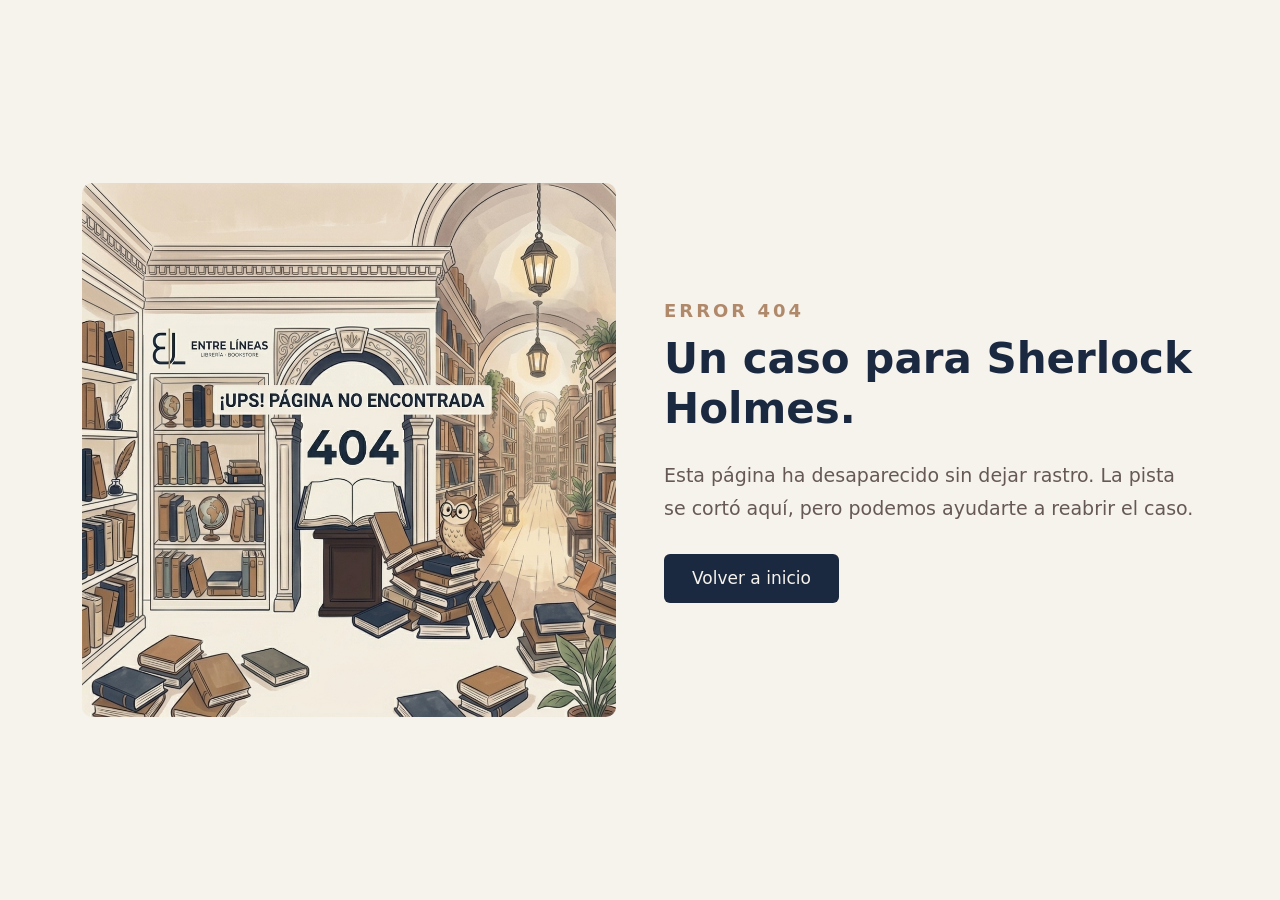
<file: paginas/pagina404.html>
<!DOCTYPE html>

<html lang="es_AR">

<head>

    <meta charset="UTF-8">

    <meta name="viewport" content="width=device-width, initial-scale=1.0">

    <meta name="author" content="Ana Paula Soler">

    <meta name="description" content="Página no encontrada - Entre Líneas">

    <link rel="icon" type="image/png" href="../img/favicon.png">

    <link href="https://cdn.jsdelivr.net/npm/bootstrap@5.3.8/dist/css/bootstrap.min.css"
          rel="stylesheet"
          integrity="sha384-sRIl4kxILFvY47J16cr9ZwB07vP4J8+LH7qKQnuqkuIAvNWLzeN8tE5YBujZqJLB"
          crossorigin="anonymous">

    <link rel="stylesheet" href="../css/pagina404.css">

    <title>Error 404 | Entre Líneas</title>

</head>

<body>

    <main class="pagina-error">

        <div class="container">

            <div class="row align-items-center g-5">

                <!-- IMAGEN -->

                <div class="col-12 col-lg-6 text-center">

                    <img src="../img/pagina404.jpg"
                         alt="Ilustración de error 404"
                         class="imagen-error">

                </div>


                <!-- CONTENIDO -->

                <div class="col-12 col-lg-6">

                    <div class="contenido-error">

                        <p class="numero-error">
                            ERROR 404
                        </p>

                        <h1>
                            Un caso para Sherlock Holmes.
                        </h1>

                        <p class="descripcion-error">
                            Esta página ha desaparecido sin dejar rastro.
                            La pista se cortó aquí, pero podemos ayudarte
                            a reabrir el caso.
                        </p>

                        <a href="../index.html"
                           class="btn btn-inicio">
                            Volver a inicio
                        </a>

                    </div>

                </div>

            </div>

        </div>

    </main>

</body>

</html>
</file>
<file: css/index.css>
/* Navbar */

.navbar {
    background-color: #f9f8f3 !important;
}

.navbar-brand img {
    width: 200px;
    height: auto;
}

.nav-link {
    color: #1B2940;
    font-size: 18px;
    font-weight: 500;
}

.nav-link:hover {
    color: #B0896A;
}

.nav-link.active {
    color: #B0896A !important;
    font-weight: 600;
}

/* Carousel */

.carousel-libros {
    width: 100%;
    overflow: hidden;
    position: relative;
}

.carousel-libros input {
    display: none;
}

.carousel-contenedor {
    display: flex;
    width: 300%;
    transition: transform 0.3s ease;
}

.carousel-slide {
    width: 33.333%;
}

.carousel-slide img {
    width: 100%;
    height: 450px;
    object-fit: cover;
    display: block;
}


/* Movimiento del Carousel */

#slide1:checked ~ .carousel-contenedor {
    transform: translateX(0);
}

#slide2:checked ~ .carousel-contenedor {
    transform: translateX(-33.333%);
}

#slide3:checked ~ .carousel-contenedor {
    transform: translateX(-66.666%);
}


/* Indicadores */

.carousel-indicadores {
    position: absolute;
    bottom: 20px;
    left: 50%;
    transform: translateX(-50%);

    display: flex;
    gap: 10px;
}

.carousel-indicadores label {
    width: 12px;
    height: 12px;

    background-color: #F6F3ED;
    border-radius: 50%;

    cursor: pointer;
    transition: background-color 0.3s ease;
}

.carousel-indicadores label:hover {
    background-color: #B0896A;
}

/* Bienvenida */

.bienvenida {
    background-color: #F6F3ED;
    padding: 70px 20px;
}

.bienvenida h1 {
    color: #1B2940;
    font-size: 36px;
    font-weight: 600;
    margin-bottom: 20px;
}

.bienvenida p {
    color: #665955;
    font-size: 18px;
    max-width: 700px;
    margin: 0 auto 30px;
    line-height: 1.7;
}

.btn-libros {
    background-color: #1B2940;
    color: #F6F3ED;
    padding: 12px 28px;
    font-size: 17px;
    border-radius: 6px;
    transition: 0.3s ease;
}

.btn-libros:hover {
    background-color: #B0896A;
    color: #F6F3ED;
}

/* Cards */

.libros-destacados {
    padding: 70px 20px;
    background-color: #B0896A;
}

.libros-destacados h2 {
    color: #1B2940;
    font-size: 32px;
    font-weight: 600;
}

.libro-card {
    border: none;
    border-radius: 10px;
    overflow: hidden;
    box-shadow: 0 4px 15px rgba(0, 0, 0, 0.49);

    transition: transform 0.3s ease,
                box-shadow 0.3s ease;
}

.libro-card:hover {
    transform: translateY(-8px);
    box-shadow: 0 8px 22px rgba(0, 0, 0, 0.16);
}

.libro-card img {
    width: 100%;
    aspect-ratio: 2 / 3;
    object-fit: contain;
    display: block;
    background-color: #ffffff;
}

.libro-card .card-body {
    padding: 25px;
    display: flex;
    flex-direction: column;
}

.libro-card .card-title {
    color: #1B2940;
    font-size: 22px;
    font-weight: 600;
}

.autor-libro {
    color: #665955;
    font-size: 16px;
}

.genero-libro {
    color: #665955;
    font-size: 15px;
}

.precio-libro {
    color: #B0896A;
    font-size: 20px;
    font-weight: 600;
}

.btn-libro-card {
    background-color: #1B2940;
    color: #F6F3ED;
    border: none;
    margin-top: auto;
    align-self: flex-start;
    transition: background-color 0.3s ease;
}

.btn-libro-card:hover {
    background-color: #B0896A;
    color: #F6F3ED;
}

/* Contacto Inicio */

.contacto-inicio {
    background-color: #F6F3ED;
    padding: 70px 20px;   
}

.contacto-inicio h2 {
    color: #1B2940;
    font-size: 32px;
    font-weight: 600;
    margin-bottom: 20px;
}

.contacto-inicio p {
    color: #665955;
    font-size: 18px;
    max-width: 650px;
    margin: 0 auto 30px;
}

.btn-contacto {
    background-color: #1B2940;
    color: #F6F3ED;
    padding: 12px 28px;
    font-size: 17px;
    border: none;
    border-radius: 6px;

    transition: background-color 0.3s ease,
                transform 0.3s ease;
}

.btn-contacto:hover {
    background-color: #B0896A;
    color: #F6F3ED;
    transform: translateY(-3px);
}

/* Footer */

.footer {
    background-color: #1d2a3c;
    color: #F6F3ED;
    padding: 50px 20px 20px;
}

.footer-logo {
    width: 180px;
    height: auto;
    margin-bottom: 15px;
}

.footer-descripcion {
    color: #D5C1AF;
    font-size: 16px;
    max-width: 280px;
}

.footer h3 {
    color: #F6F3ED;
    font-size: 20px;
    margin-bottom: 15px;
    text-align: center;
}

.footer-links {
    list-style: none;
    padding: 0;
    margin: 0;
    text-align: center;
}

.footer-links li {
    margin-bottom: 10px;
}

.footer-links a {
    color: #D5C1AF;
    text-decoration: none;

    transition: color 0.3s ease;
}

.footer-links a:hover {
    color: #B0896A;
}

.footer hr {
    border-color: #D5C1AF;
    margin-top: 40px;
}

.footer-copyright {
    color: #D5C1AF;
    font-size: 14px;
    margin-bottom: 0;
}

.footer-logo-link {
    display: inline-block;
}

.footer-logo-link img {
    cursor: pointer;
}

.footer-redes {
    text-align: center;
}

@media (max-width: 939px) {

    .carousel-libros {
        display: none;
    }

}
</file>
<file: css/contacto.css>
.seccion-contacto {
    background-color: #B0896A;
    padding: 70px 20px;
}

/* Contenedor del formulario */

.formulario-contacto {
    max-width: 800px;
    margin: 0 auto;

    background-color: #ffffff;

    padding: 40px;

    border-radius: 10px;

    box-shadow: 0 4px 15px rgba(0, 0, 0, 0.15);
}

.formulario-contacto h1 {
    color: #1B2940;
    font-size: 38px;
    font-weight: 600;
    margin-bottom: 15px;
}

.texto-contacto {
    color: #665955;
    font-size: 18px;
    margin-bottom: 35px;
}

.form-label {
    color: #1B2940;
    font-weight: 500;
}

.form-control {
    border: 1px solid #D5C1AF;
    padding: 12px;

    transition: border-color 0.3s ease,
                box-shadow 0.3s ease;
}

.form-control:focus {
    border-color: #B0896A;

    box-shadow: 0 0 0 0.2rem rgba(176, 137, 106, 0.20);
}


.btn-enviar {
    background-color: #1B2940;
    color: #F6F3ED;

    padding: 12px 30px;

    font-size: 17px;

    border: none;

    border-radius: 6px;

    margin-top: 15px;

    transition: background-color 0.3s ease,
                transform 0.3s ease;
}

.btn-enviar:hover {
    background-color: #B0896A;
    color: #F6F3ED;

    transform: translateY(-3px);
}

/* Responsive */

@media (max-width: 768px) {

    .formulario-contacto {
        padding: 25px;
    }

}
</file>
<file: css/detalleLibro.css>
.detalle-libro {
    background-color: #F6F3ED;
    padding: 70px 20px;
}

/* Imagen */

.imagen-detalle-libro {
    width: 100%;
    max-width: 430px;
    height: auto;

    display: block;
    margin: 0 auto;

    border-radius: 10px;

    box-shadow: 0 4px 15px rgba(0, 0, 0, 0.20);
}

/* Información */

.informacion-libro h1 {
    color: #1B2940;

    font-size: 40px;
    font-weight: 600;

    margin-bottom: 30px;
}

.detalle-autor,
.detalle-genero {
    color: #665955;

    font-size: 18px;

    margin-bottom: 15px;
}

.detalle-autor strong,
.detalle-genero strong {
    color: #1B2940;
}

.detalle-precio {
    color: #B0896A;

    font-size: 28px;
    font-weight: 600;

    margin: 25px 0;
}

.resena-libro {
    margin-top: 35px;
}

.resena-libro h2 {
    color: #1B2940;

    font-size: 27px;
    font-weight: 600;

    margin-bottom: 15px;
}

.resena-libro p {
    color: #665955;

    font-size: 18px;
    line-height: 1.8;
}

.comprar-libro {
    margin-top: 50px;
}

.btn-comprar {
    background-color: #1B2940;
    color: #F6F3ED;

    padding: 12px 32px;

    font-size: 17px;
    font-weight: 500;

    border: none;
    border-radius: 6px;

    transition: background-color 0.3s ease,
                transform 0.3s ease;
}

.btn-comprar:hover {
    background-color: #B0896A;
    color: #F6F3ED;

    transform: translateY(-3px);
}

/* Video */

.video-libro {
    max-width: 900px;

    margin: 80px auto 0;
}

.video-libro h2 {
    color: #1B2940;

    font-size: 30px;
    font-weight: 600;

    margin-bottom: 30px;
}

.video-libro iframe {
    border: none;
    border-radius: 10px;
}

/* Responsive */

@media (max-width: 991px) {

    .informacion-libro {
        text-align: center;
    }

    .informacion-libro h1 {
        font-size: 34px;
    }

    .imagen-detalle-libro {
        max-width: 380px;
    }

}

@media (max-width: 576px) {

    .detalle-libro {
        padding: 50px 15px;
    }

    .imagen-detalle-libro {
        max-width: 300px;
    }

    .informacion-libro h1 {
        font-size: 29px;
    }

    .detalle-autor,
    .detalle-genero,
    .resena-libro p {
        font-size: 16px;
    }

    .detalle-precio {
        font-size: 24px;
    }

    .video-libro {
        margin-top: 60px;
    }

    .video-libro h2 {
        font-size: 25px;
    }

}
</file>
<file: css/libros.css>
.encabezado-libros {
    background-color: #F6F3ED;
    padding: 60px 20px;
}

.encabezado-libros h1 {
    color: #1B2940;
    font-size: 38px;
    font-weight: 600;
    margin-bottom: 15px;
}

.encabezado-libros p {
    color: #665955;
    font-size: 18px;
    margin-bottom: 0;
}

.catalogo-libros {
    background-color: #B0896A;
    padding: 70px 20px;
}
</file>
<file: css/pagina404.css>
html,
body {
    margin: 0;
    min-height: 100%;
}

body {
    background-color: #F6F3ED;
}

.pagina-error {
    min-height: 100vh;

    display: flex;
    align-items: center;

    padding: 60px 20px;
}

.imagen-error {
    width: 100%;
    max-width: 550px;
    height: auto;

    display: block;
    margin: 0 auto;

    border-radius: 10px;
}

.contenido-error {
    max-width: 600px;
}

.numero-error {
    color: #B0896A;

    font-size: 18px;
    font-weight: 600;

    letter-spacing: 3px;

    margin-bottom: 10px;
}

.contenido-error h1 {
    color: #1B2940;

    font-size: 42px;
    font-weight: 600;

    margin-bottom: 25px;
}

.descripcion-error {
    color: #665955;

    font-size: 19px;
    line-height: 1.7;

    margin-bottom: 30px;
}

.btn-inicio {
    background-color: #1B2940;
    color: #F6F3ED;

    padding: 12px 28px;

    font-size: 17px;

    border: none;
    border-radius: 6px;

    transition: background-color 0.3s ease,
                transform 0.3s ease;
}

.btn-inicio:hover {
    background-color: #B0896A;
    color: #F6F3ED;

    transform: translateY(-3px);
}

/* Responsive */

@media (max-width: 991px) {

    .pagina-error {
        padding: 40px 20px;
    }

    .imagen-error {
        max-width: 450px;
    }

    .contenido-error {
        margin: 0 auto;
        text-align: center;
    }

    .contenido-error h1 {
        font-size: 34px;
    }

}

@media (max-width: 576px) {

    .imagen-error {
        max-width: 320px;
    }

    .contenido-error h1 {
        font-size: 29px;
    }

    .descripcion-error {
        font-size: 16px;
    }

}
</file>
